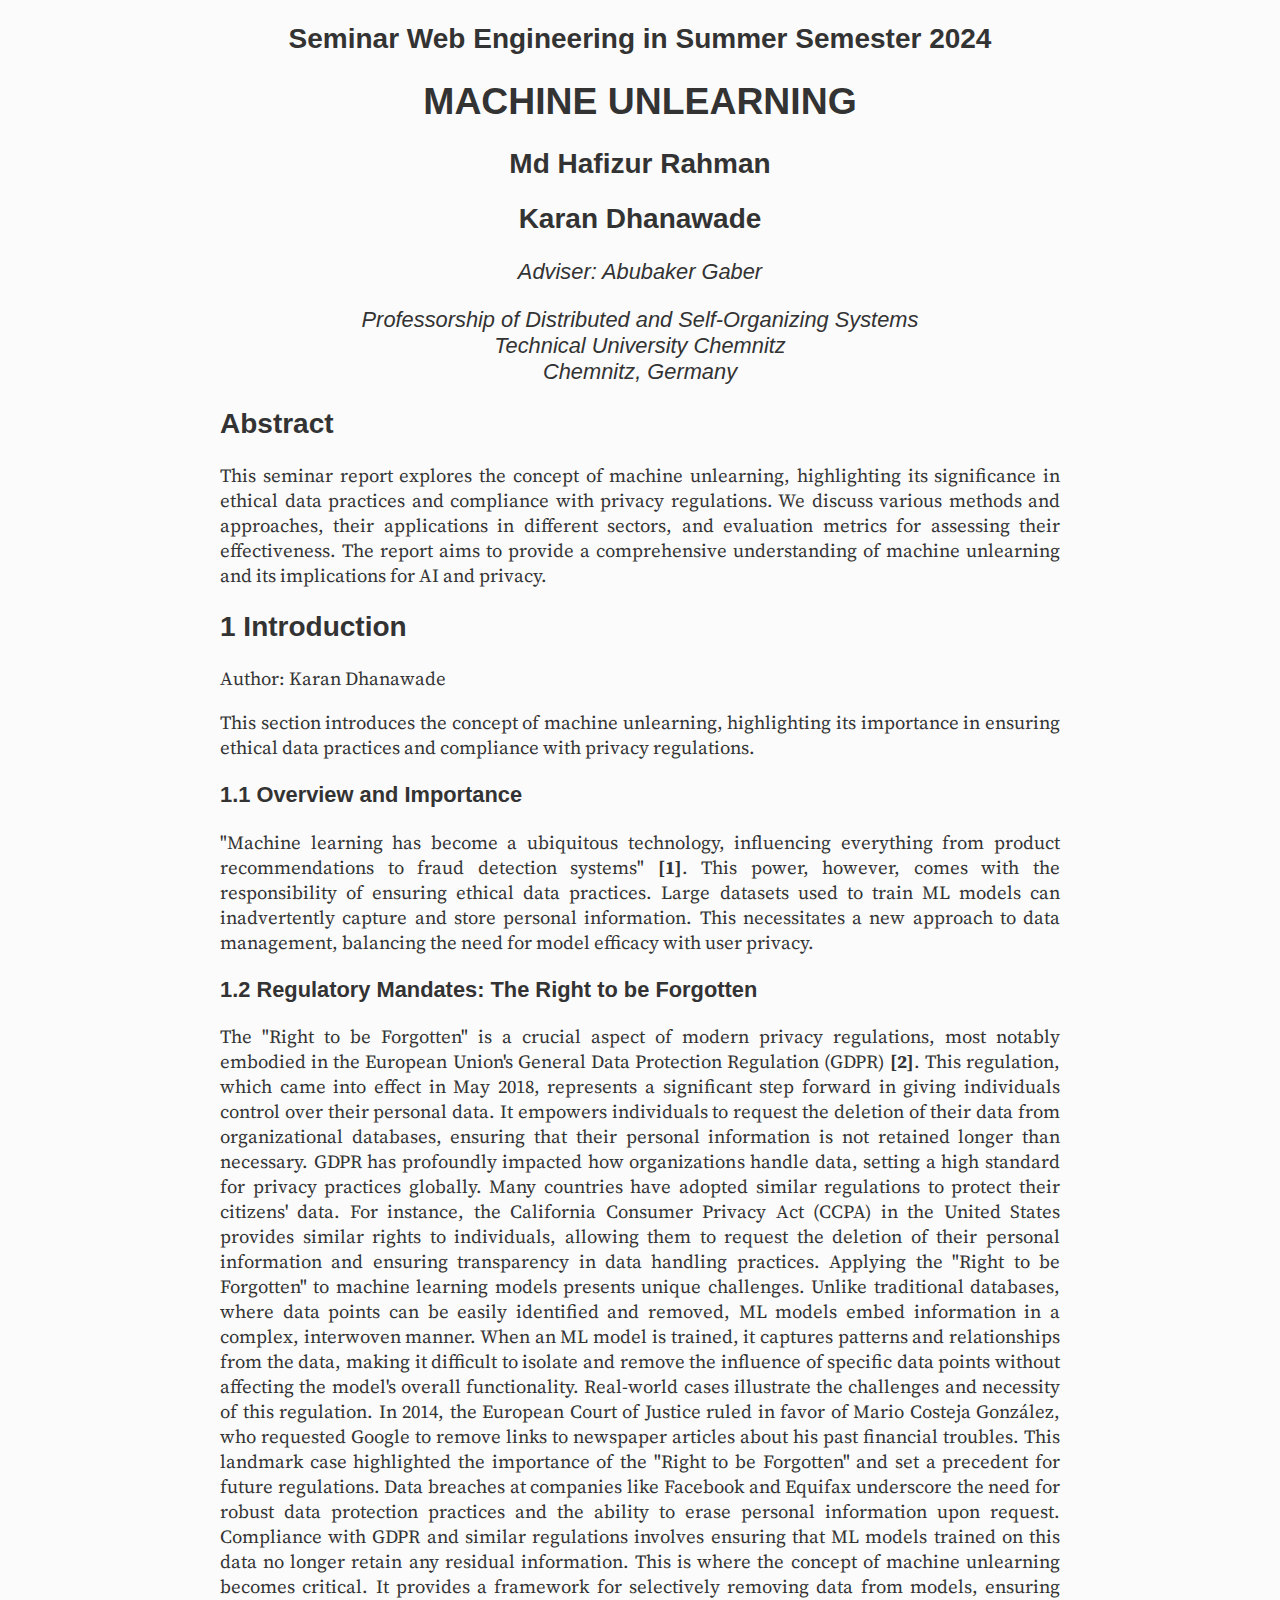
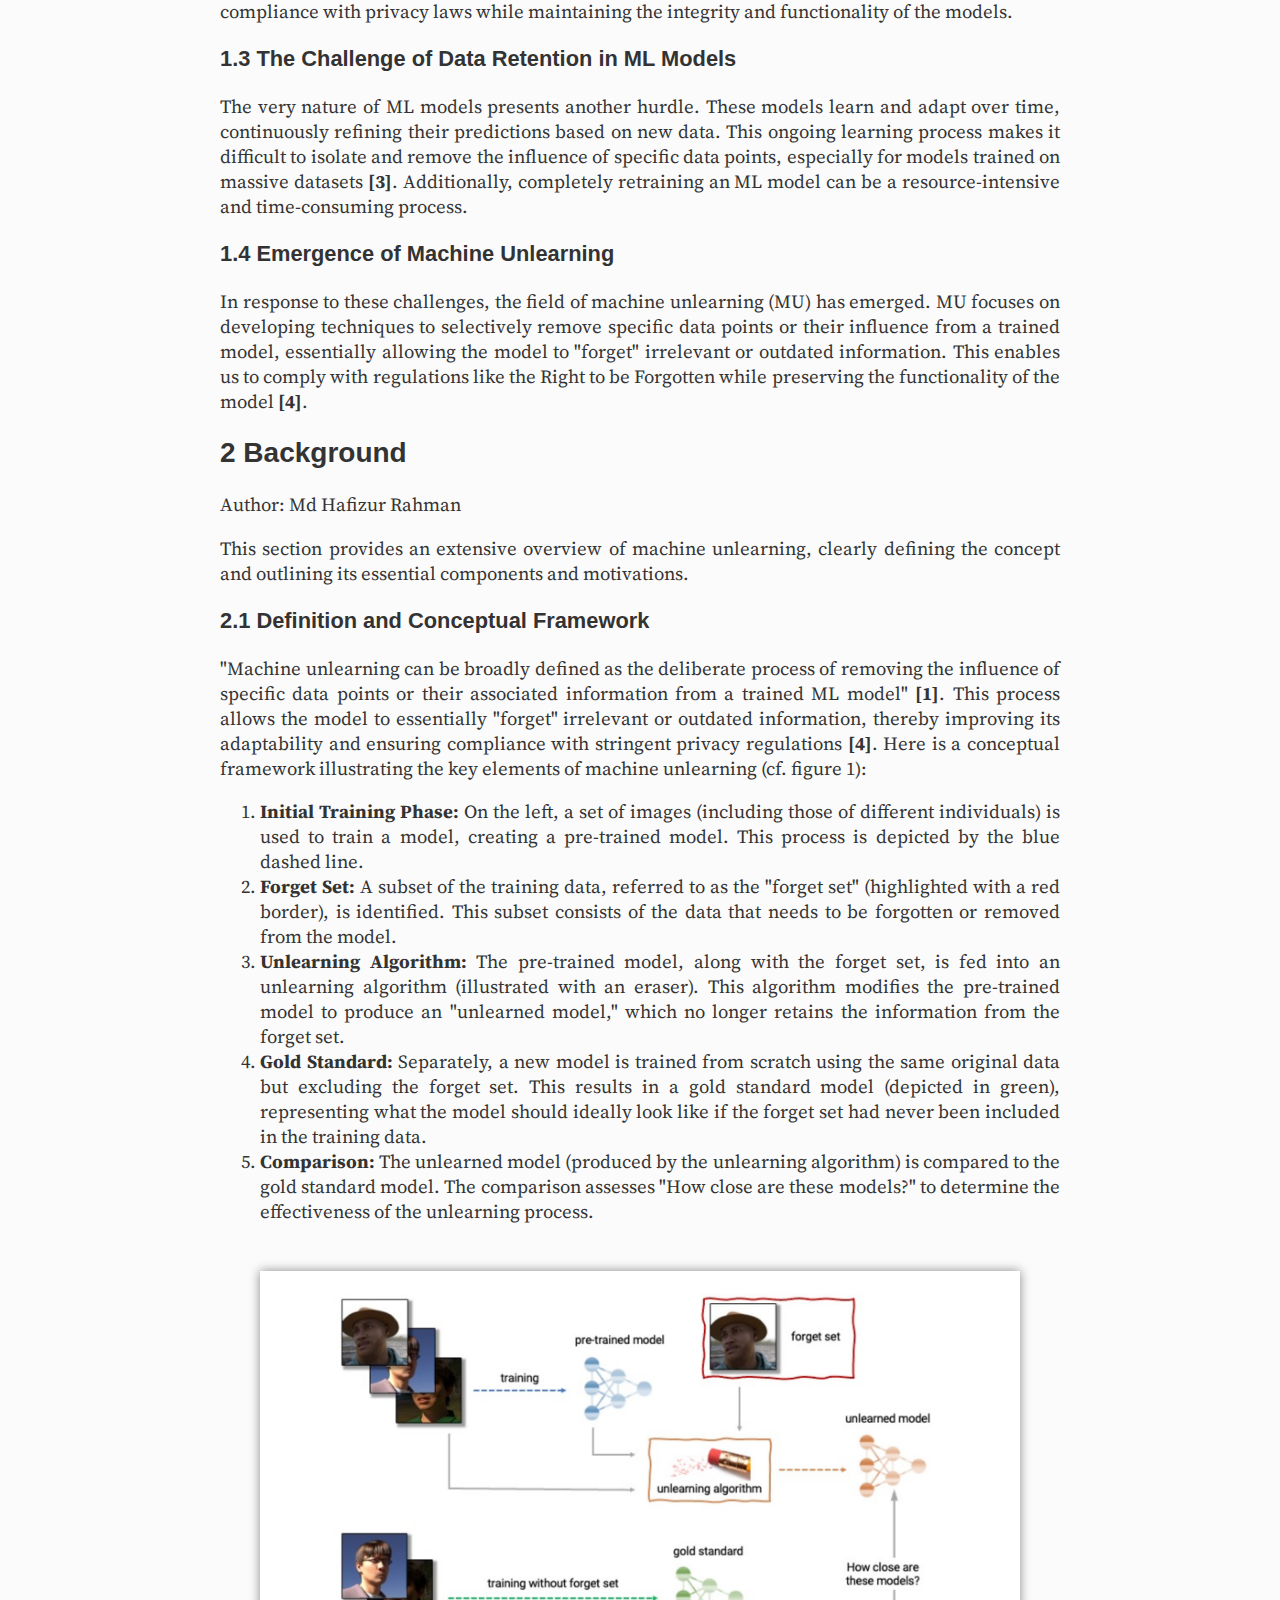
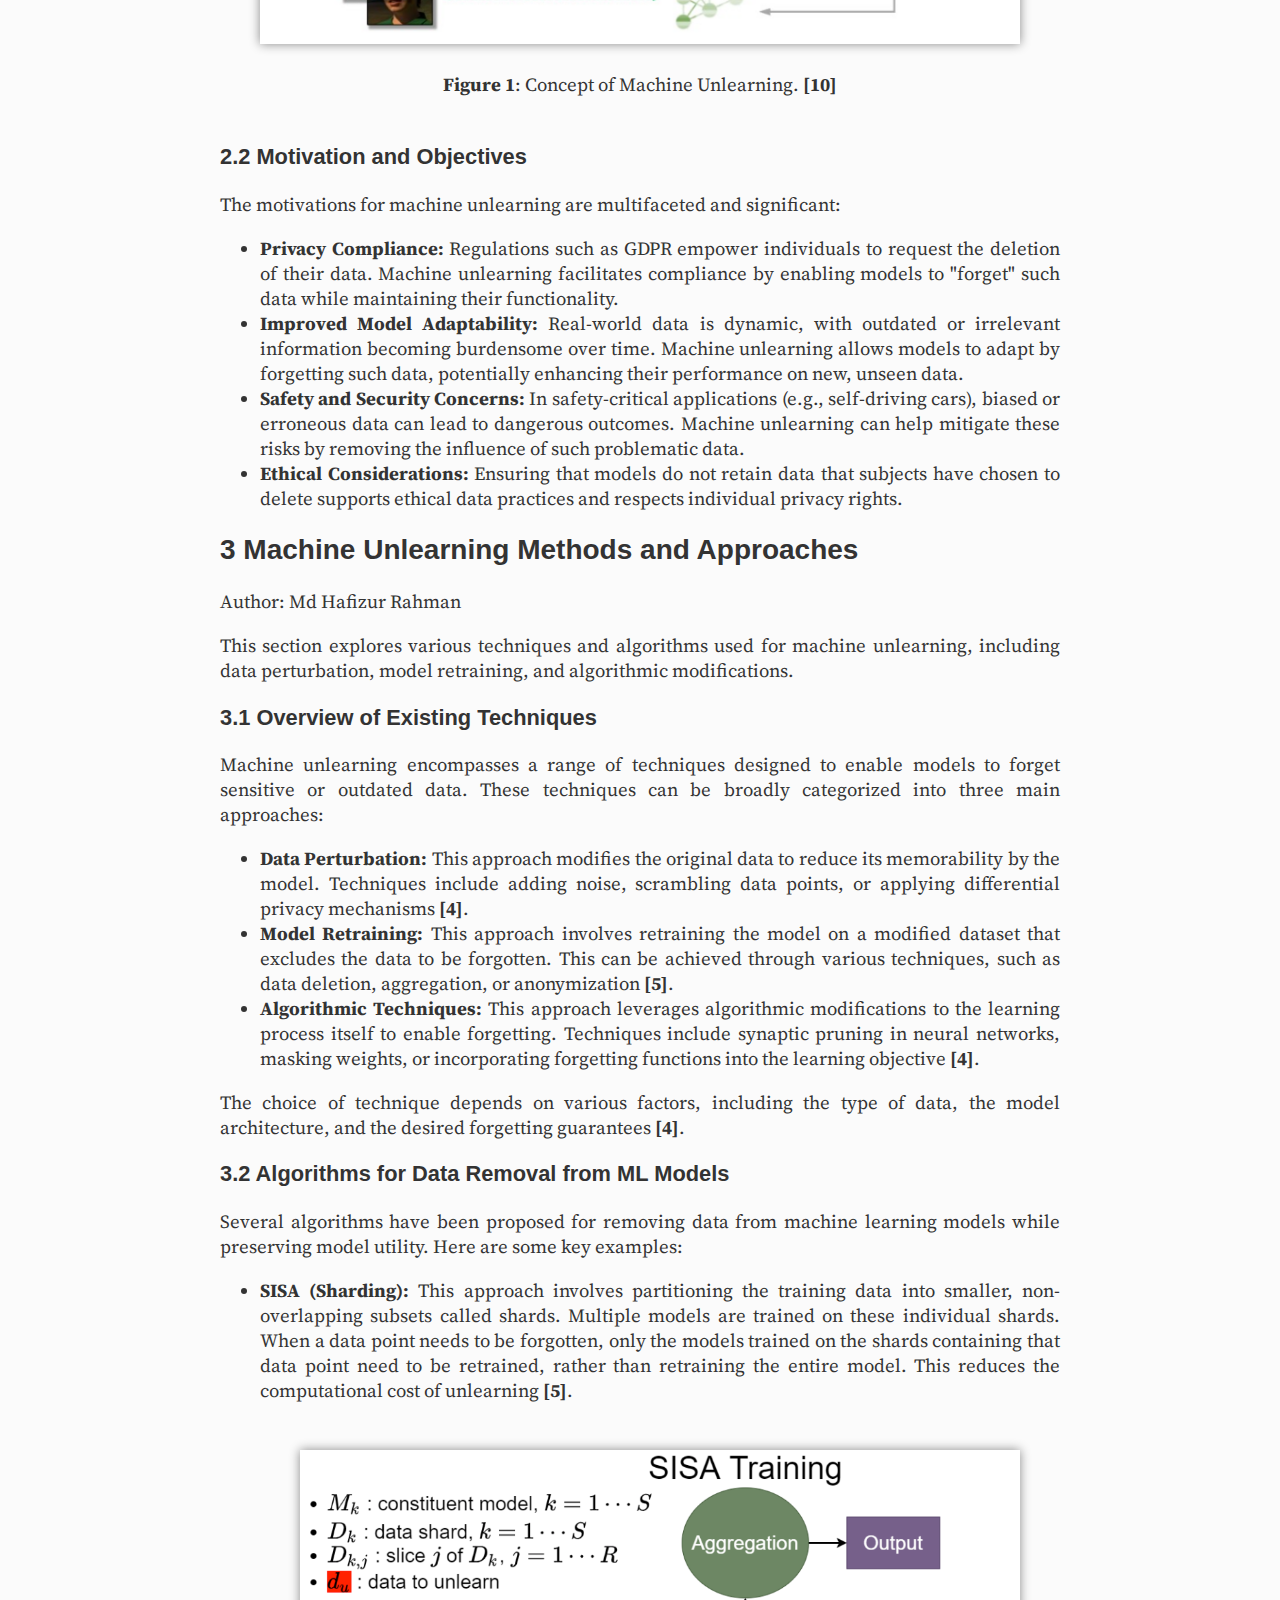
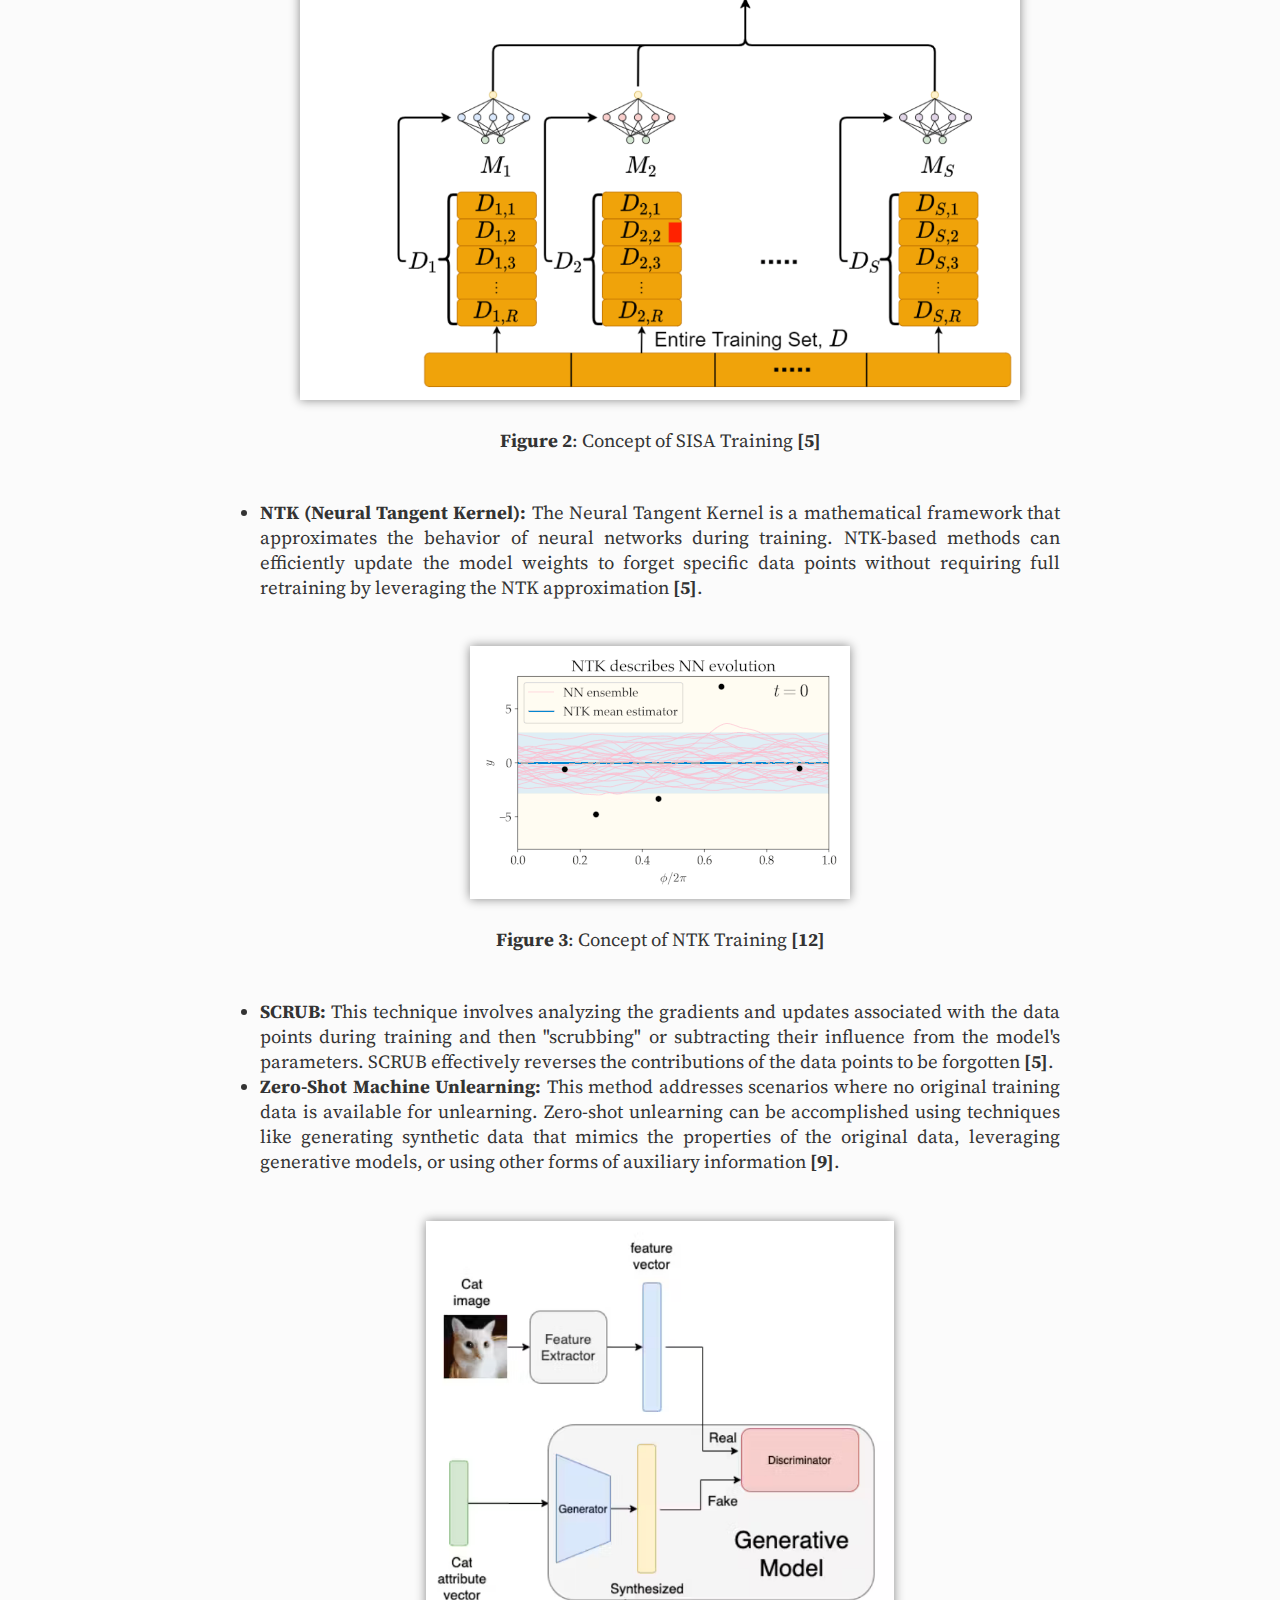
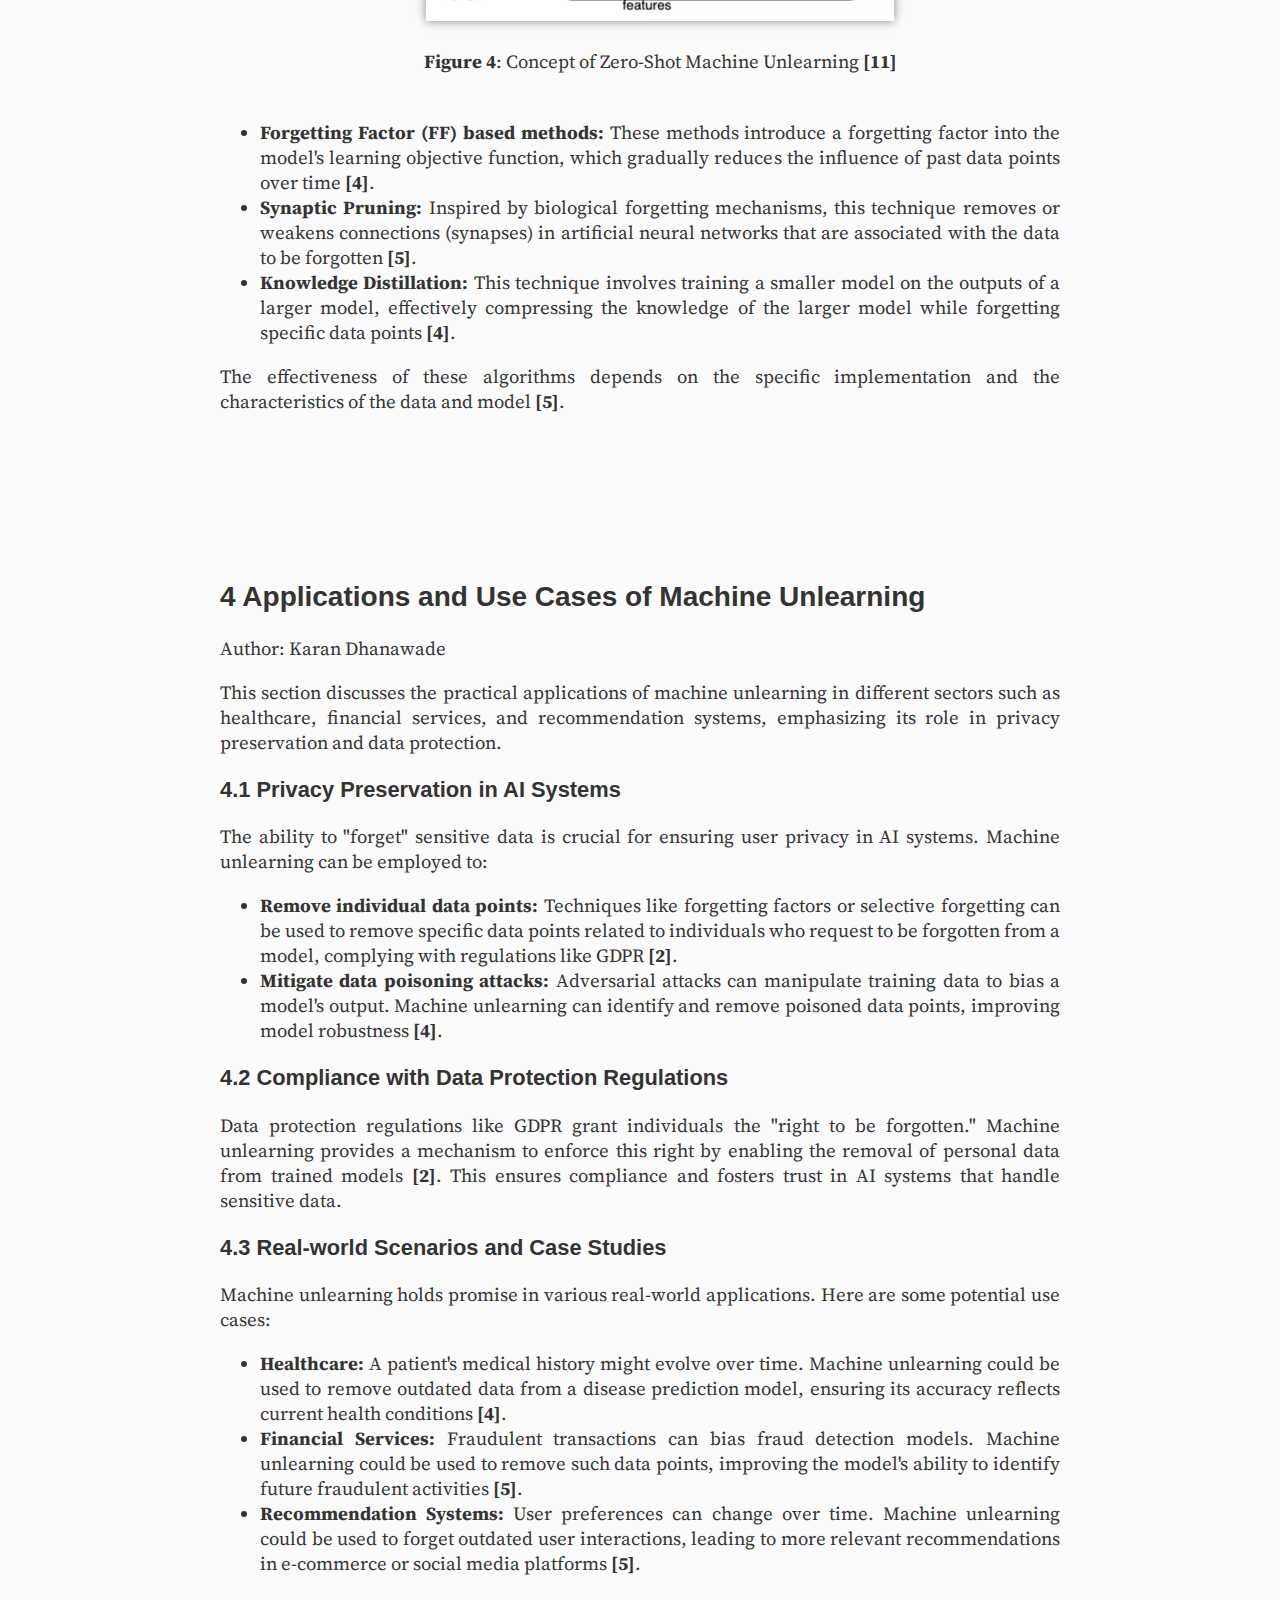
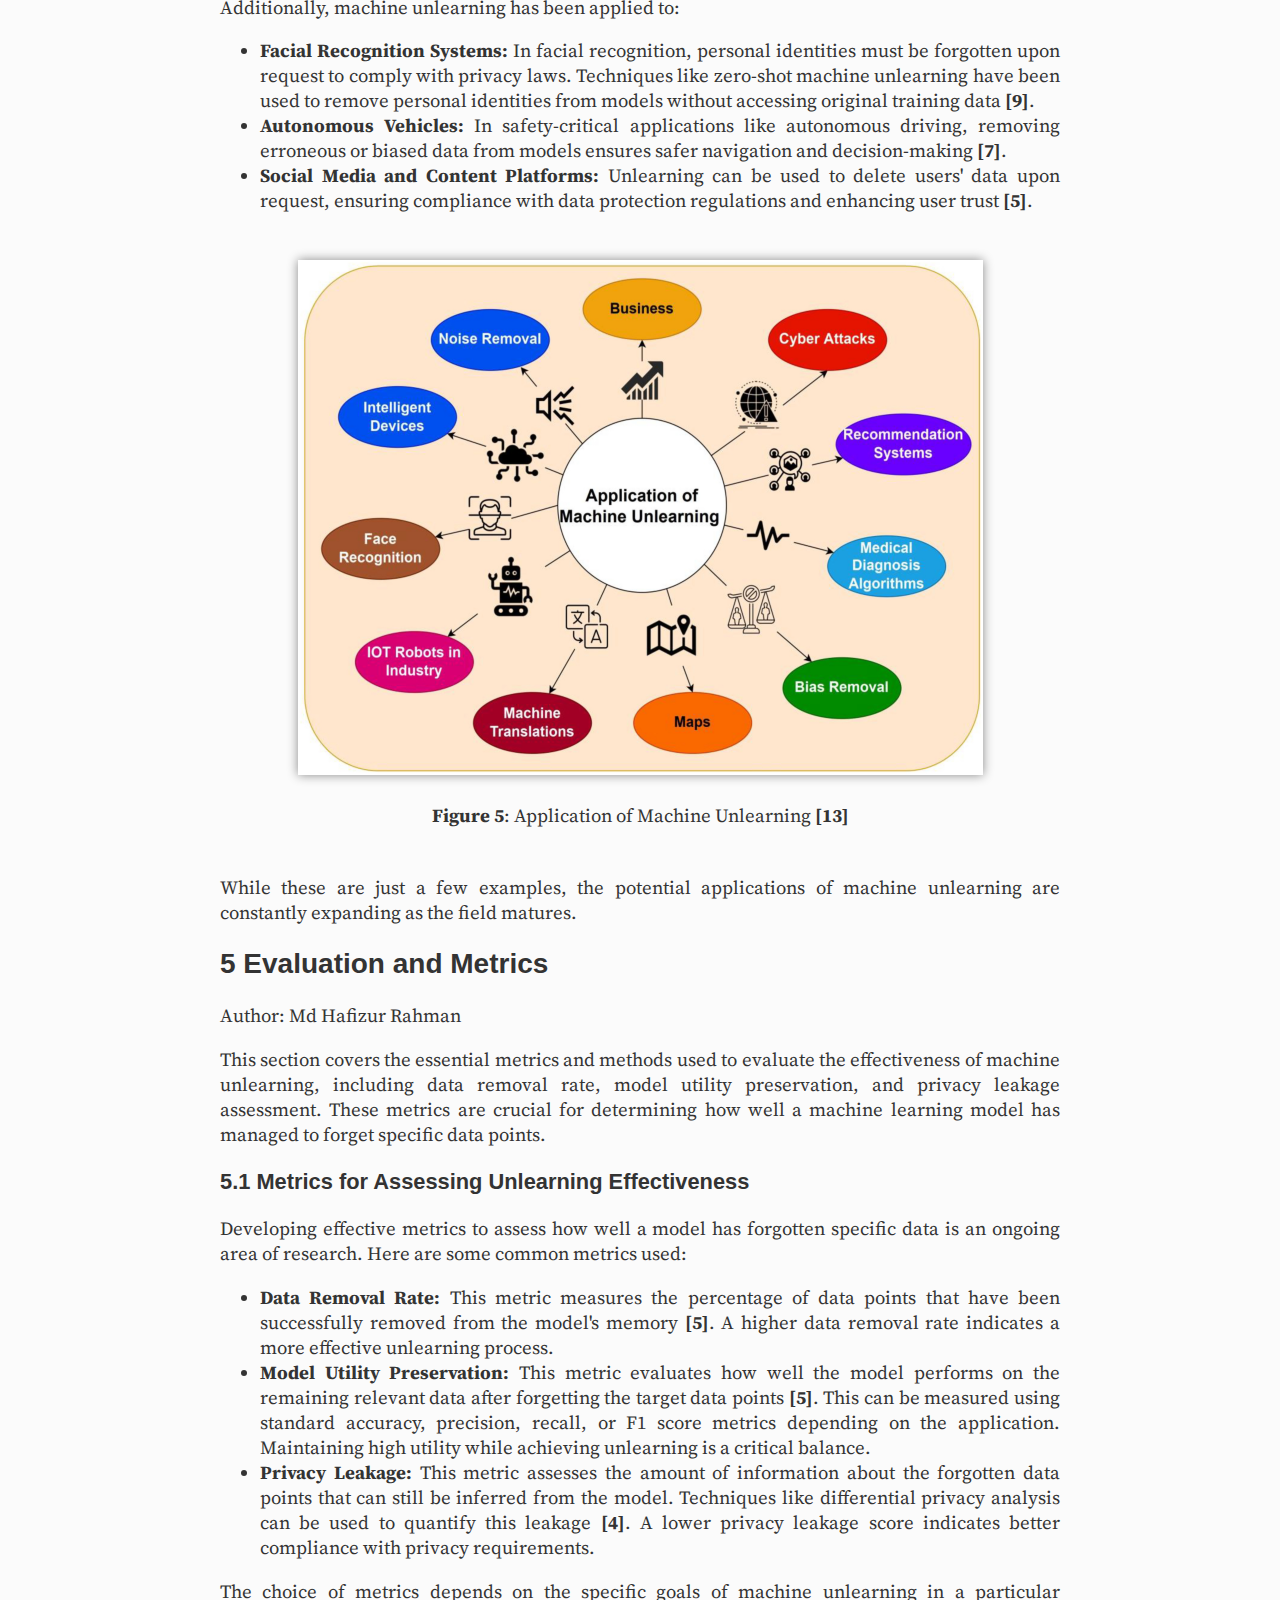
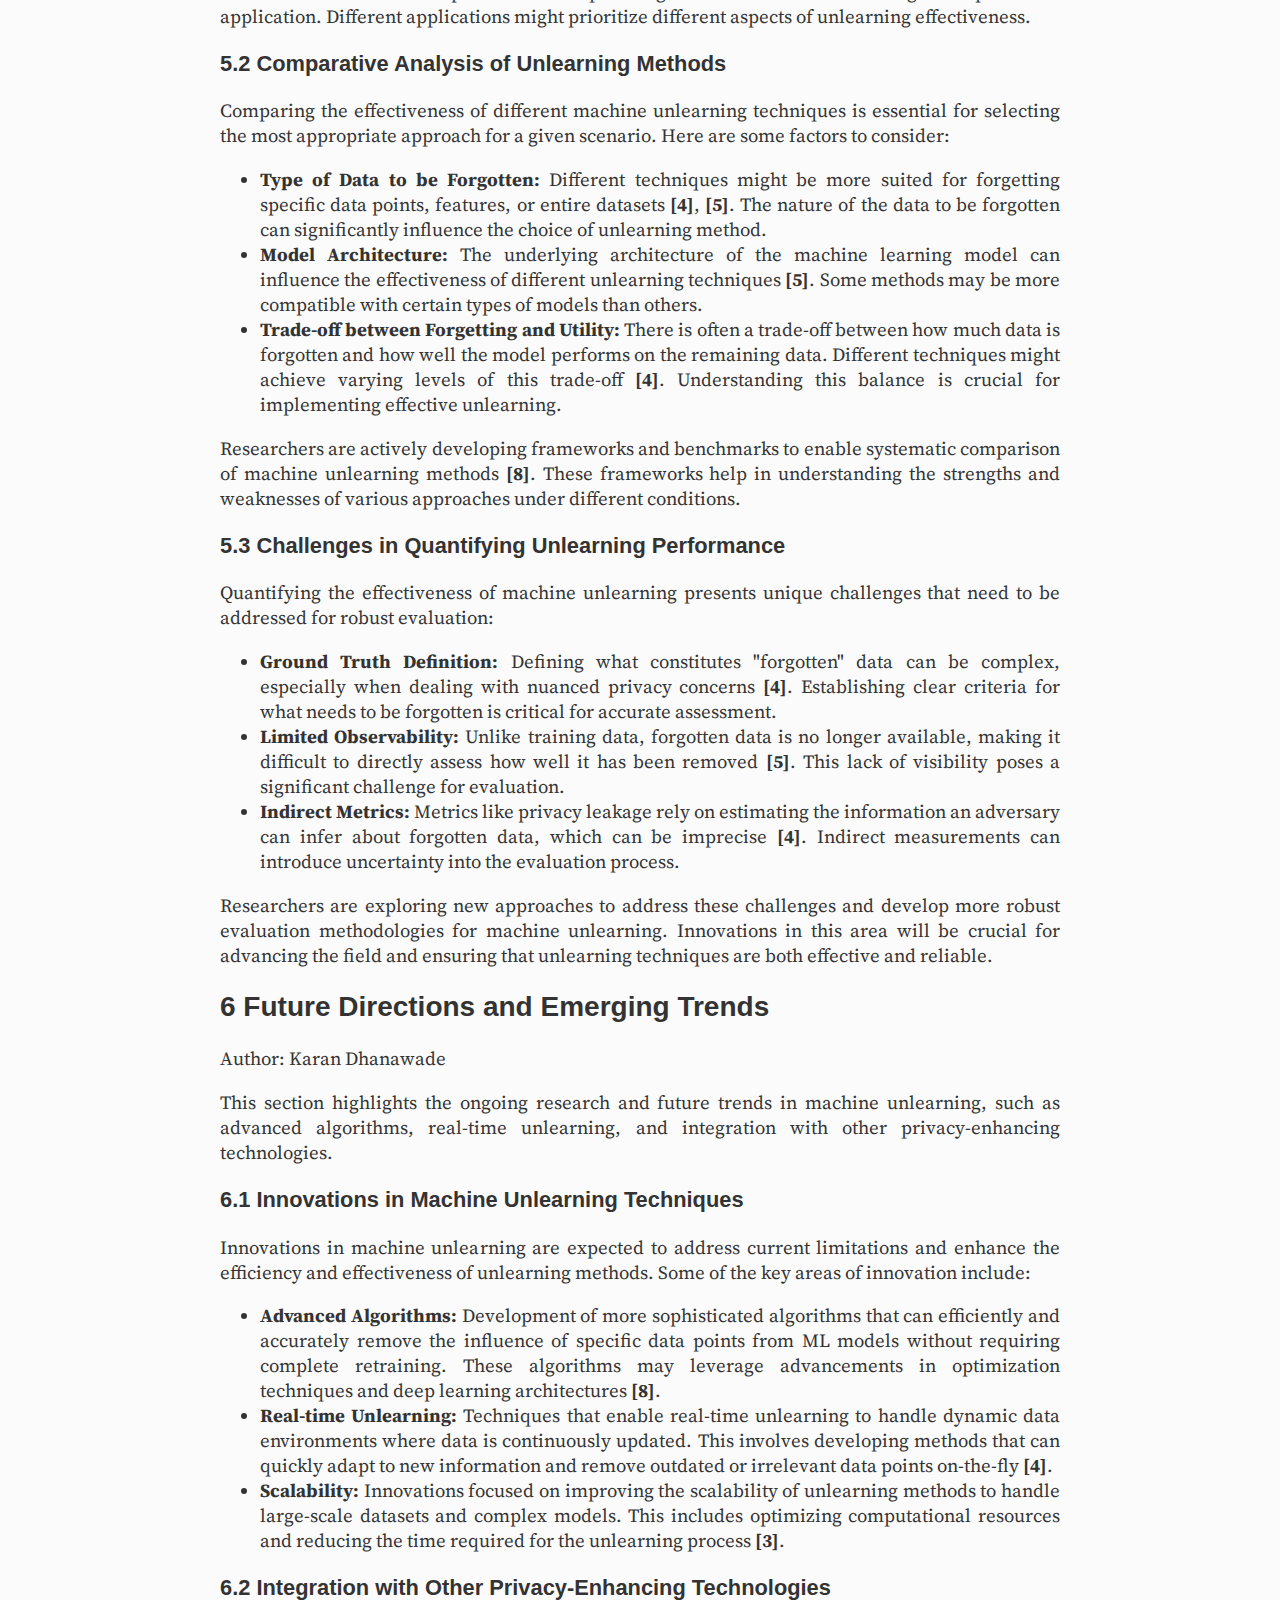
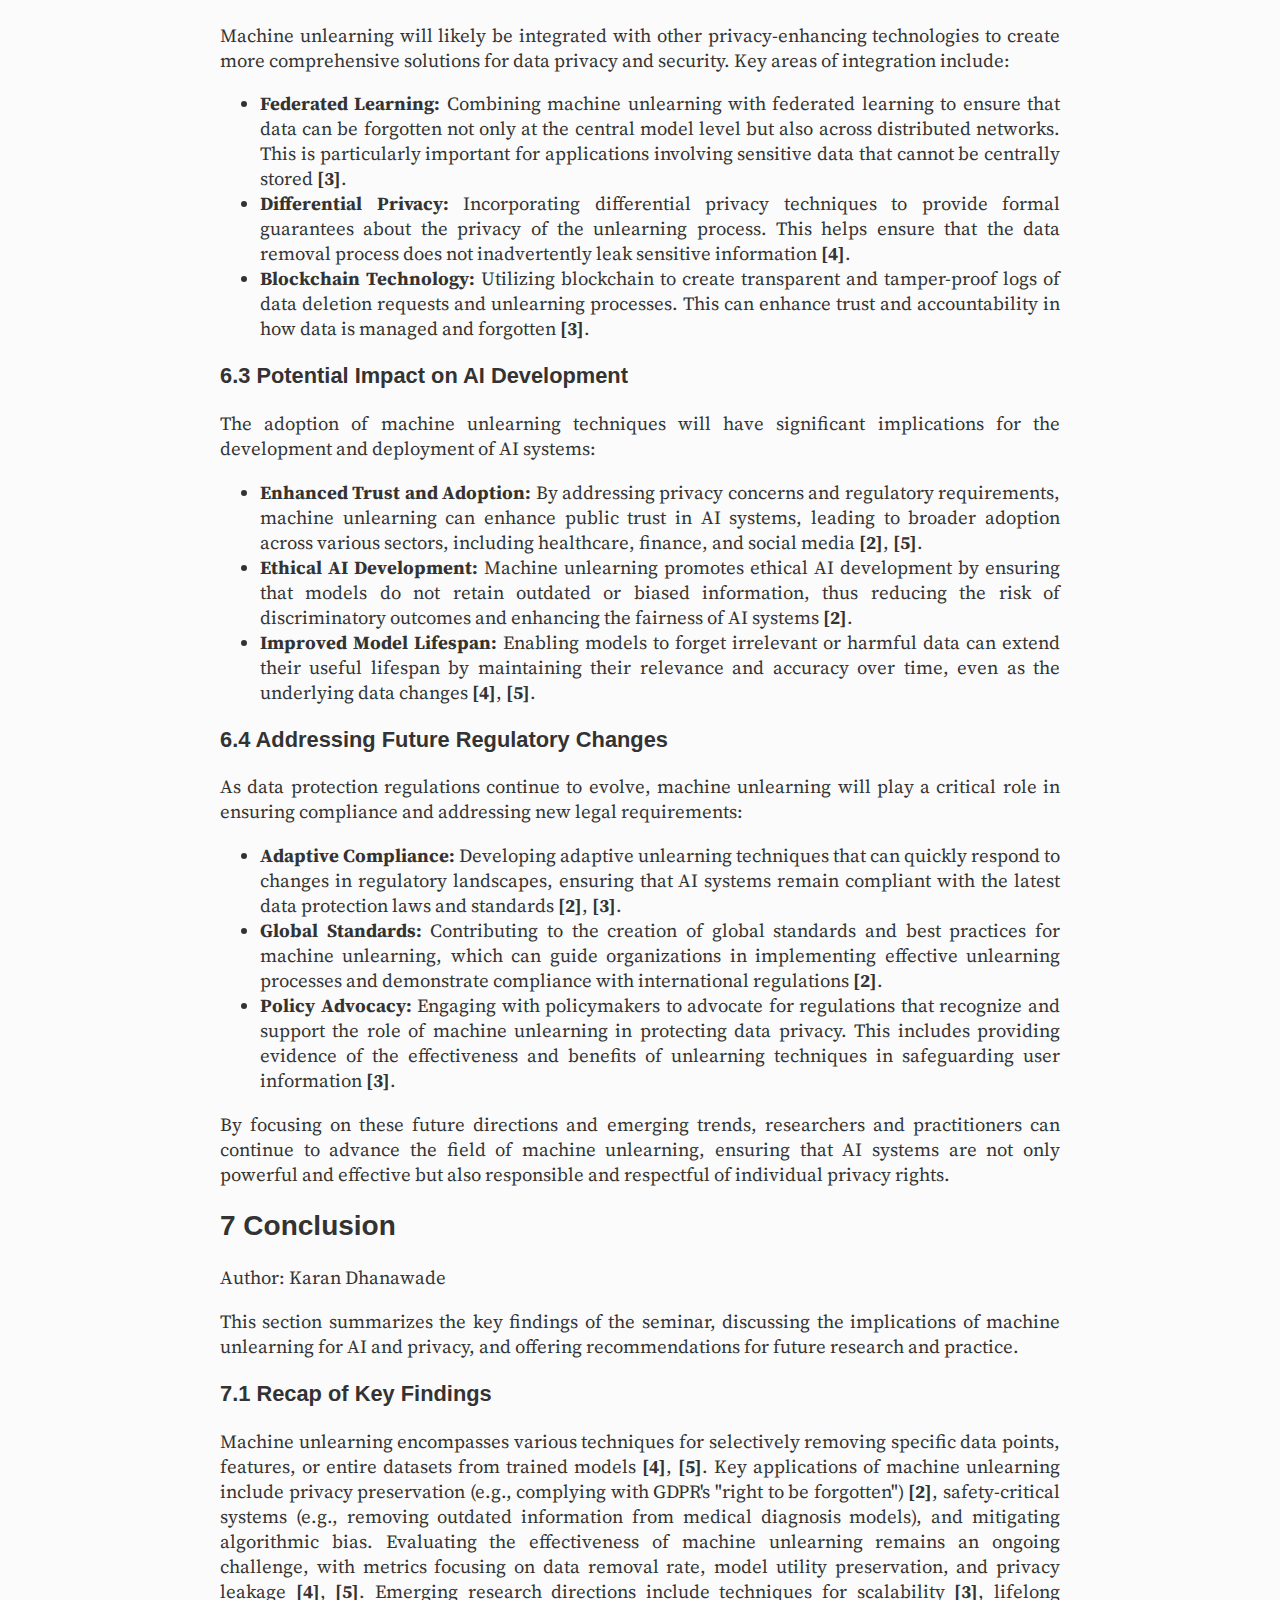
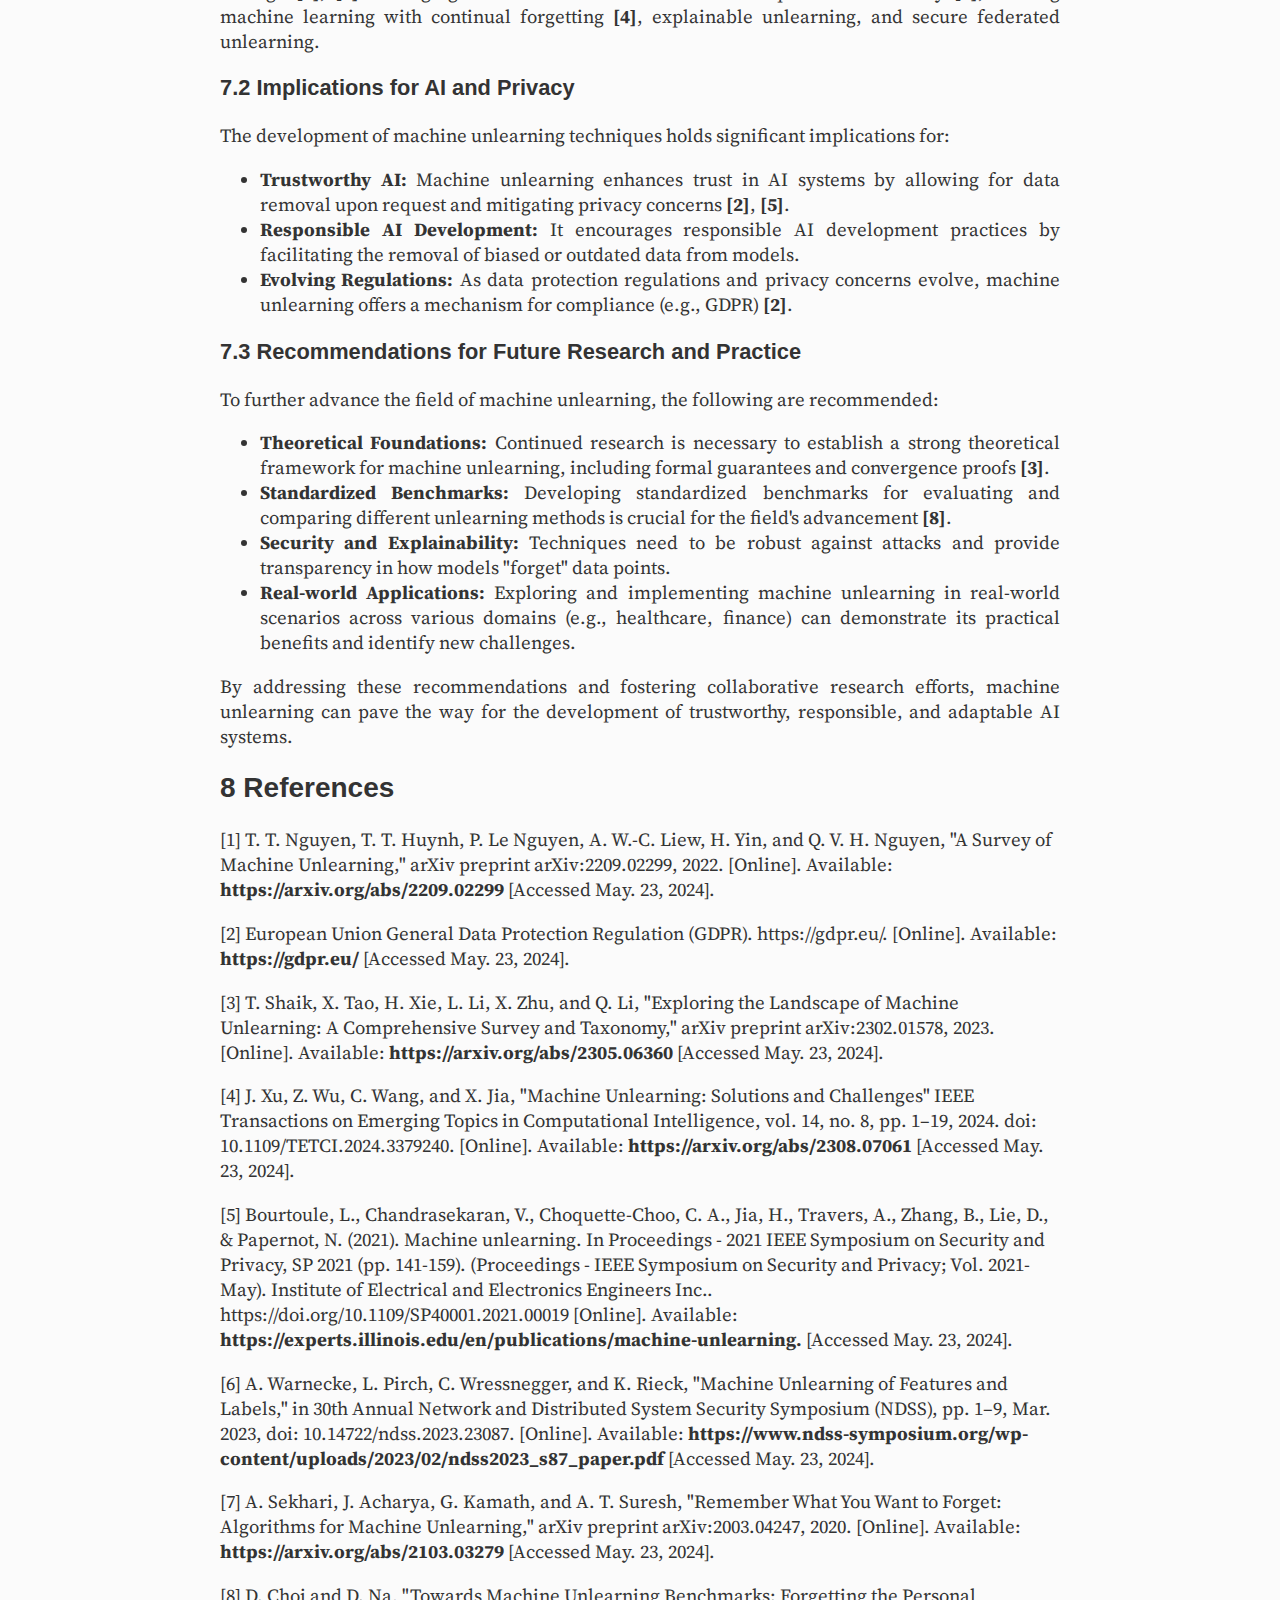
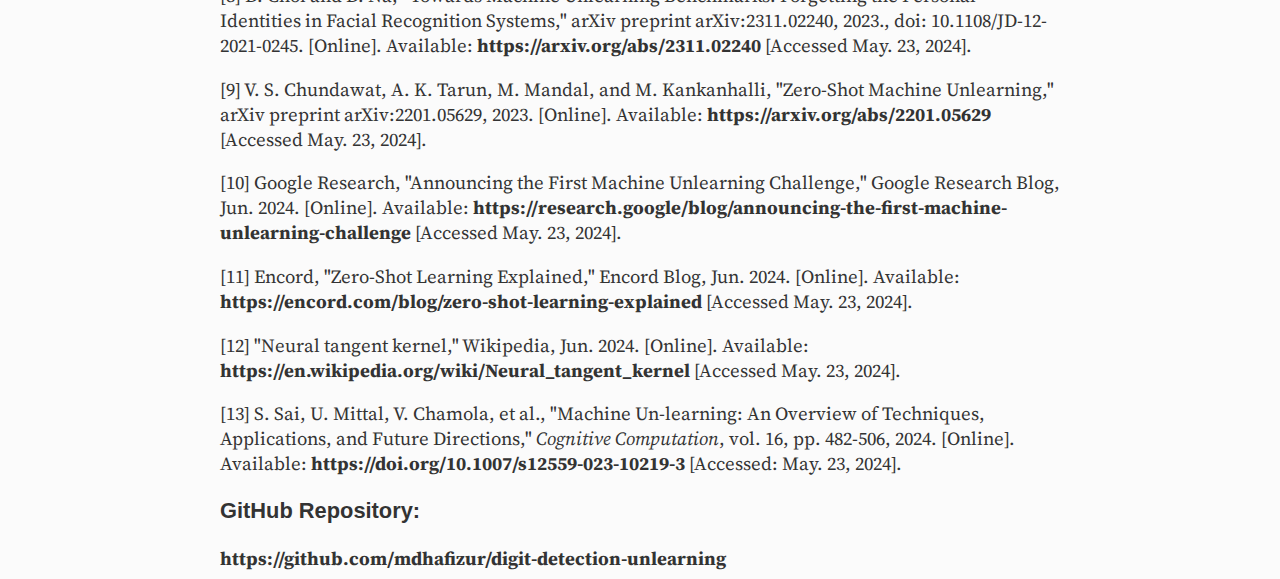
<file: 138_Machine_Unlearning/index.html>
<!DOCTYPE html>
<html lang="en">

<head>
  <title>
    Seminar Web Engineering in Summer Semester 2024 - MACHINE UNLEARNING
  </title>
  <link rel="stylesheet" type="text/css" href="main.css" />
  <link href="https://fonts.googleapis.com/css?family=Source+Serif+Pro:400,600,700" rel="stylesheet" type="text/css" />
  <link href="https://fonts.googleapis.com/css?family=Inconsolata:400,700" rel="stylesheet" type="text/css" />
  <meta http-equiv="Content-Type" content="text/html; charset=UTF-8" />
</head>

<body>
  <header>
    <h2>Seminar Web Engineering in Summer Semester 2024</h2>
    <h1>MACHINE UNLEARNING</h1>
    <h2 class="author1">Md Hafizur Rahman</h2>
    <h2 class="author2">Karan Dhanawade</h2>
    <h3 class="adviser">Adviser: Abubaker Gaber</h3>
    <h3 class="affiliation">
      Professorship of Distributed and Self-Organizing Systems<br />
      Technical University Chemnitz<br />
      Chemnitz, Germany
    </h3>
  </header>

  <section>
    <h2>Abstract</h2>
    <p>
      This seminar report explores the concept of machine unlearning, highlighting its significance in ethical data
      practices and compliance with privacy regulations. We discuss various methods and approaches, their applications
      in different sectors, and evaluation metrics for assessing their effectiveness. The report aims to provide a
      comprehensive understanding of machine unlearning and its implications for AI and privacy.
    </p>
  </section>

  <section>
    <h2>1 Introduction</h2>
    <p>
      Author: Karan Dhanawade
    </p>

    <p>
      This section introduces the concept of machine unlearning, highlighting its importance in ensuring ethical data
      practices and compliance with privacy regulations.
    </p>
    <h3>1.1 Overview and Importance</h3>

    <p>
      "Machine learning has become a ubiquitous technology, influencing everything from product recommendations to fraud
      detection systems" <a href="#r1">[1]</a>. This power, however, comes with the responsibility of ensuring ethical
      data practices. Large datasets used to train ML models can inadvertently capture and store personal information.
      This necessitates a new approach to data management, balancing the need for model efficacy with user privacy.
    </p>

    <h3>1.2 Regulatory Mandates: The Right to be Forgotten</h3>

    <p>
      The "Right to be Forgotten" is a crucial aspect of modern privacy regulations, most notably embodied in the
      European Union's General Data Protection Regulation (GDPR) <a href="#r2">[2]</a>. This regulation, which came into
      effect in May 2018, represents a significant step forward in giving individuals control over their personal data.
      It empowers individuals to request the deletion of their data from organizational databases, ensuring that their
      personal information is not retained longer than necessary. GDPR has profoundly impacted how organizations handle
      data, setting a high standard for privacy practices globally. Many countries have adopted similar regulations to
      protect their citizens' data. For instance, the California Consumer Privacy Act (CCPA) in the United States
      provides similar rights to individuals, allowing them to request the deletion of their personal information and
      ensuring transparency in data handling practices. Applying the "Right to be Forgotten" to machine learning models
      presents unique challenges. Unlike traditional databases, where data points can be easily identified and removed,
      ML models embed information in a complex, interwoven manner. When an ML model is trained, it captures patterns and
      relationships from the data, making it difficult to isolate and remove the influence of specific data points
      without affecting the model's overall functionality. Real-world cases illustrate the challenges and necessity of
      this regulation. In 2014, the European Court of Justice ruled in favor of Mario Costeja González, who requested
      Google to remove links to newspaper articles about his past financial troubles. This landmark case highlighted the
      importance of the "Right to be Forgotten" and set a precedent for future regulations. Data breaches at companies
      like Facebook and Equifax underscore the need for robust data protection practices and the ability to erase
      personal information upon request. Compliance with GDPR and similar regulations involves ensuring that ML models
      trained on this data no longer retain any residual information. This is where the concept of machine unlearning
      becomes critical. It provides a framework for selectively removing data from models, ensuring compliance with
      privacy laws while maintaining the integrity and functionality of the models.
    </p>

    <h3>1.3 The Challenge of Data Retention in ML Models</h3>

    <p>
      The very nature of ML models presents another hurdle. These models learn and adapt over time, continuously
      refining their predictions based on new data. This ongoing learning process makes it difficult to isolate and
      remove the influence of specific data points, especially for models trained on massive datasets <a
        href="#r3">[3]</a>. Additionally, completely retraining an ML model can be a resource-intensive and
      time-consuming process.
    </p>

    <h3>1.4 Emergence of Machine Unlearning</h3>

    <p>
      In response to these challenges, the field of machine unlearning (MU) has emerged. MU focuses on developing
      techniques to selectively remove specific data points or their influence from a trained model, essentially
      allowing the model to "forget" irrelevant or outdated information. This enables us to comply with regulations like
      the Right to be Forgotten while preserving the functionality of the model <a href="#r4">[4]</a>.
    </p>
  </section>

  <section>
    <h2>2 Background</h2>
    <p>Author: Md Hafizur Rahman</p>
    <p>This section provides an extensive overview of machine unlearning, clearly defining the concept and outlining its
      essential components and motivations.</p>
    <h3>2.1 Definition and Conceptual Framework</h3>
    <p>
      "Machine unlearning can be broadly defined as the deliberate process of removing the influence of specific data
      points or their associated information from a trained ML model" <a href="#r1">[1]</a>. This process allows the
      model to essentially "forget" irrelevant or outdated information, thereby improving its adaptability and ensuring
      compliance with stringent privacy regulations <a href="#r4">[4]</a>. Here is a conceptual framework illustrating
      the key elements of machine unlearning (cf. figure 1):
    </p>
    <ol>
      <li>
        <strong>Initial Training Phase:</strong> On the left, a set of images (including those of different individuals)
        is used to train a model, creating a pre-trained model. This process is depicted by the blue dashed line.
      </li>
      <li>
        <strong>Forget Set:</strong> A subset of the training data, referred to as the "forget set" (highlighted with a
        red border), is identified. This subset consists of the data that needs to be forgotten or removed from the
        model.
      </li>
      <li>
        <strong>Unlearning Algorithm:</strong> The pre-trained model, along with the forget set, is fed into an
        unlearning algorithm (illustrated with an eraser). This algorithm modifies the pre-trained model to produce an
        "unlearned model," which no longer retains the information from the forget set.
      </li>
      <li>
        <strong>Gold Standard:</strong> Separately, a new model is trained from scratch using the same original data but
        excluding the forget set. This results in a gold standard model (depicted in green), representing what the model
        should ideally look like if the forget set had never been included in the training data.
      </li>
      <li>
        <strong>Comparison:</strong> The unlearned model (produced by the unlearning algorithm) is compared to the gold
        standard model. The comparison assesses "How close are these models?" to determine the effectiveness of the
        unlearning process.
      </li>
    </ol>
    <figure>
      <img src="figure1.png" alt="Concept of Machine Unlearning" id="figure1" />
      <figcaption>
        <strong>Figure 1</strong>: Concept of Machine Unlearning. <a href="#r10">[10]</a>
      </figcaption>
    </figure>
    <h3>2.2 Motivation and Objectives</h3>
    <p>The motivations for machine unlearning are multifaceted and significant:</p>
    <ul>
      <li>
        <strong>Privacy Compliance:</strong> Regulations such as GDPR empower individuals to request the deletion of
        their data. Machine unlearning facilitates compliance by enabling models to "forget" such data while maintaining
        their functionality.
      </li>
      <li>
        <strong>Improved Model Adaptability:</strong> Real-world data is dynamic, with outdated or irrelevant
        information becoming burdensome over time. Machine unlearning allows models to adapt by forgetting such data,
        potentially enhancing their performance on new, unseen data.
      </li>
      <li>
        <strong>Safety and Security Concerns:</strong> In safety-critical applications (e.g., self-driving cars), biased
        or erroneous data can lead to dangerous outcomes. Machine unlearning can help mitigate these risks by removing
        the influence of such problematic data.
      </li>
      <li>
        <strong>Ethical Considerations:</strong> Ensuring that models do not retain data that subjects have chosen to
        delete supports ethical data practices and respects individual privacy rights.
      </li>
    </ul>
  </section>

  <section>
    <h2>3 Machine Unlearning Methods and Approaches</h2>
    <p>
      Author: Md Hafizur Rahman
    </p>

    <p>
      This section explores various techniques and algorithms used for machine unlearning, including data perturbation,
      model retraining, and algorithmic modifications.
    </p>

    <h3>3.1 Overview of Existing Techniques</h3>

    <p>
      Machine unlearning encompasses a range of techniques designed to enable models to forget sensitive or outdated
      data. These techniques can be broadly categorized into three main approaches:
    </p>
    <ul>
      <li>
        <strong>Data Perturbation:</strong> This approach modifies the original data to reduce its memorability by the
        model. Techniques include adding noise, scrambling data points, or applying differential privacy mechanisms <a
          href="#r4">[4]</a>.
      </li>
      <li>
        <strong>Model Retraining:</strong> This approach involves retraining the model on a modified dataset that
        excludes the data to be forgotten. This can be achieved through various techniques, such as data deletion,
        aggregation, or anonymization <a href="#r5">[5]</a>.
      </li>
      <li>
        <strong>Algorithmic Techniques:</strong> This approach leverages algorithmic modifications to the learning
        process itself to enable forgetting. Techniques include synaptic pruning in neural networks, masking weights, or
        incorporating forgetting functions into the learning objective <a href="#r4">[4]</a>.
      </li>
    </ul>
    <p>
      The choice of technique depends on various factors, including the type of data, the model architecture, and the
      desired forgetting guarantees <a href="#r4">[4]</a>.
    </p>

    <h3>3.2 Algorithms for Data Removal from ML Models</h3>

    <p>
      Several algorithms have been proposed for removing data from machine learning models while preserving model
      utility. Here are some key examples:
    </p>
    <ul>
      <li>
        <strong>SISA (Sharding):</strong> This approach involves partitioning the training data into smaller,
        non-overlapping subsets called shards. Multiple models are trained on these individual shards. When a data point
        needs to be forgotten, only the models trained on the shards containing that data point need to be retrained,
        rather than retraining the entire model. This reduces the computational cost of unlearning <a
          href="#r5">[5]</a>.
      </li>
      <figure>
        <img src="sisa.png" alt="Concept of SISA Training" id="figure2" />
        <figcaption>
          <strong>Figure 2</strong>: Concept of SISA Training <a href="#r5">[5]</a>
        </figcaption>
      </figure>
      <li>
        <strong>NTK (Neural Tangent Kernel):</strong> The Neural Tangent Kernel is a mathematical framework that
        approximates the behavior of neural networks during training. NTK-based methods can efficiently update the model
        weights to forget specific data points without requiring full retraining by leveraging the NTK approximation <a
          href="#r5">[5]</a>.
      </li>
      <figure>
        <img src="ntk.png" alt="Concept of NTK Training" id="figure3" />
        <figcaption>
          <strong>Figure 3</strong>: Concept of NTK Training <a href="#r12">[12]</a>
        </figcaption>
      </figure>
      <li>
        <strong>SCRUB:</strong> This technique involves analyzing the gradients and updates associated with the data
        points during training and then "scrubbing" or subtracting their influence from the model's parameters. SCRUB
        effectively reverses the contributions of the data points to be forgotten <a href="#r5">[5]</a>.
      </li>
      <li>
        <strong>Zero-Shot Machine Unlearning:</strong> This method addresses scenarios where no original training data
        is available for unlearning. Zero-shot unlearning can be accomplished using techniques like generating synthetic
        data that mimics the properties of the original data, leveraging generative models, or using other forms of
        auxiliary information <a href="#r9">[9]</a>.
      </li>
      <figure>
        <img src="zero-shot.png" height="400" alt="Concept of Zero-Shot Machine Unlearning" id="figure4" />
        <figcaption>
          <strong>Figure 4</strong>: Concept of Zero-Shot Machine Unlearning <a href="#r11">[11]</a>
        </figcaption>
      </figure>
      <li>
        <strong>Forgetting Factor (FF) based methods:</strong> These methods introduce a forgetting factor into the
        model's learning objective function, which gradually reduces the influence of past data points over time <a
          href="#r4">[4]</a>.
      </li>
      <li>
        <strong>Synaptic Pruning:</strong> Inspired by biological forgetting mechanisms, this technique removes or
        weakens connections (synapses) in artificial neural networks that are associated with the data to be forgotten
        <a href="#r5">[5]</a>.
      </li>
      <li>
        <strong>Knowledge Distillation:</strong> This technique involves training a smaller model on the outputs of a
        larger model, effectively compressing the knowledge of the larger model while forgetting specific data points <a
          href="#r4">[4]</a>.
      </li>
    </ul>
    <p>
      The effectiveness of these algorithms depends on the specific implementation and the characteristics of the data
      and model <a href="#r5">[5]</a>.
    </p>
  </section>
  <br>
  <br>
  <br>
  <br>
  <br>
  <section>
    <h2>4 Applications and Use Cases of Machine Unlearning</h2>
    <p>
      Author: Karan Dhanawade
    </p>
    <p>
      This section discusses the practical applications of machine unlearning in different sectors such as healthcare,
      financial services, and recommendation systems, emphasizing its role in privacy preservation and data protection.
    </p>

    <h3>4.1 Privacy Preservation in AI Systems</h3>

    <p>
      The ability to "forget" sensitive data is crucial for ensuring user privacy in AI systems. Machine unlearning can
      be employed to:
    </p>
    <ul>
      <li>
        <strong>Remove individual data points:</strong> Techniques like forgetting factors or selective forgetting can
        be used to remove specific data points related to individuals who request to be forgotten from a model,
        complying with regulations like GDPR <a href="#r2">[2]</a>.
      </li>
      <li>
        <strong>Mitigate data poisoning attacks:</strong> Adversarial attacks can manipulate training data to bias a
        model's output. Machine unlearning can identify and remove poisoned data points, improving model robustness <a
          href="#r4">[4]</a>.
      </li>
    </ul>

    <h3>4.2 Compliance with Data Protection Regulations</h3>

    <p>
      Data protection regulations like GDPR grant individuals the "right to be forgotten." Machine unlearning provides a
      mechanism to enforce this right by enabling the removal of personal data from trained models <a
        href="#r2">[2]</a>. This ensures compliance and fosters trust in AI systems that handle sensitive data.
    </p>

    <h3>4.3 Real-world Scenarios and Case Studies</h3>

    <p>
      Machine unlearning holds promise in various real-world applications. Here are some potential use cases:
    </p>
    <ul>
      <li>
        <strong>Healthcare:</strong> A patient's medical history might evolve over time. Machine unlearning could be
        used to remove outdated data from a disease prediction model, ensuring its accuracy reflects current health
        conditions <a href="#r4">[4]</a>.
      </li>
      <li>
        <strong>Financial Services:</strong> Fraudulent transactions can bias fraud detection models. Machine unlearning
        could be used to remove such data points, improving the model's ability to identify future fraudulent activities
        <a href="#r5">[5]</a>.
      </li>
      <li>
        <strong>Recommendation Systems:</strong> User preferences can change over time. Machine unlearning could be used
        to forget outdated user interactions, leading to more relevant recommendations in e-commerce or social media
        platforms <a href="#r5">[5]</a>.
      </li>
    </ul>

    <p>
      Additionally, machine unlearning has been applied to:
    </p>
    <ul>
      <li>
        <strong>Facial Recognition Systems:</strong> In facial recognition, personal identities must be forgotten upon
        request to comply with privacy laws. Techniques like zero-shot machine unlearning have been used to remove
        personal identities from models without accessing original training data <a href="#r9">[9]</a>.
      </li>
      <li>
        <strong>Autonomous Vehicles:</strong> In safety-critical applications like autonomous driving, removing
        erroneous or biased data from models ensures safer navigation and decision-making <a href="#r7">[7]</a>.
      </li>
      <li>
        <strong>Social Media and Content Platforms:</strong> Unlearning can be used to delete users' data upon request,
        ensuring compliance with data protection regulations and enhancing user trust <a href="#r5">[5]</a>.
      </li>
    </ul>

    <figure>
      <img src="figure5.png" alt="Application of Machine Unlearning." id="figure5" />
      <figcaption>
        <strong>Figure 5</strong>: Application of Machine Unlearning <a href="#r13">[13]</a>
      </figcaption>
    </figure>

    <p>
      While these are just a few examples, the potential applications of machine unlearning are constantly expanding as
      the field matures.
    </p>

  </section>

  <section>
    <h2>5 Evaluation and Metrics</h2>
    <p>Author: Md Hafizur Rahman</p>
    <p>This section covers the essential metrics and methods used to evaluate the effectiveness of machine unlearning,
      including data removal rate, model utility preservation, and privacy leakage assessment. These metrics are crucial
      for determining how well a machine learning model has managed to forget specific data points.</p>
    <h3>5.1 Metrics for Assessing Unlearning Effectiveness</h3>
    <p>Developing effective metrics to assess how well a model has forgotten specific data is an ongoing area of
      research. Here are some common metrics used:</p>
    <ul>
      <li>
        <strong>Data Removal Rate:</strong> This metric measures the percentage of data points that have been
        successfully removed from the model's memory <a href="#r5">[5]</a>. A higher data removal rate indicates a more
        effective unlearning process.
      </li>
      <li>
        <strong>Model Utility Preservation:</strong> This metric evaluates how well the model performs on the remaining
        relevant data after forgetting the target data points <a href="#r5">[5]</a>. This can be measured using standard
        accuracy, precision, recall, or F1 score metrics depending on the application. Maintaining high utility while
        achieving unlearning is a critical balance.
      </li>
      <li>
        <strong>Privacy Leakage:</strong> This metric assesses the amount of information about the forgotten data points
        that can still be inferred from the model. Techniques like differential privacy analysis can be used to quantify
        this leakage <a href="#r4">[4]</a>. A lower privacy leakage score indicates better compliance with privacy
        requirements.
      </li>
    </ul>
    <p>The choice of metrics depends on the specific goals of machine unlearning in a particular application. Different
      applications might prioritize different aspects of unlearning effectiveness.</p>

    <h3>5.2 Comparative Analysis of Unlearning Methods</h3>
    <p>Comparing the effectiveness of different machine unlearning techniques is essential for selecting the most
      appropriate approach for a given scenario. Here are some factors to consider:</p>
    <ul>
      <li>
        <strong>Type of Data to be Forgotten:</strong> Different techniques might be more suited for forgetting specific
        data points, features, or entire datasets <a href="#r4">[4]</a>, <a href="#r5">[5]</a>. The nature of the data
        to be forgotten can significantly influence the choice of unlearning method.
      </li>
      <li>
        <strong>Model Architecture:</strong> The underlying architecture of the machine learning model can influence the
        effectiveness of different unlearning techniques <a href="#r5">[5]</a>. Some methods may be more compatible with
        certain types of models than others.
      </li>
      <li>
        <strong>Trade-off between Forgetting and Utility:</strong> There is often a trade-off between how much data is
        forgotten and how well the model performs on the remaining data. Different techniques might achieve varying
        levels of this trade-off <a href="#r4">[4]</a>. Understanding this balance is crucial for implementing effective
        unlearning.
      </li>
    </ul>
    <p>Researchers are actively developing frameworks and benchmarks to enable systematic comparison of machine
      unlearning methods <a href="#r8">[8]</a>. These frameworks help in understanding the strengths and weaknesses of
      various approaches under different conditions.</p>

    <h3>5.3 Challenges in Quantifying Unlearning Performance</h3>
    <p>Quantifying the effectiveness of machine unlearning presents unique challenges that need to be addressed for
      robust evaluation:</p>
    <ul>
      <li>
        <strong>Ground Truth Definition:</strong> Defining what constitutes "forgotten" data can be complex, especially
        when dealing with nuanced privacy concerns <a href="#r4">[4]</a>. Establishing clear criteria for what needs to
        be forgotten is critical for accurate assessment.
      </li>
      <li>
        <strong>Limited Observability:</strong> Unlike training data, forgotten data is no longer available, making it
        difficult to directly assess how well it has been removed <a href="#r5">[5]</a>. This lack of visibility poses a
        significant challenge for evaluation.
      </li>
      <li>
        <strong>Indirect Metrics:</strong> Metrics like privacy leakage rely on estimating the information an adversary
        can infer about forgotten data, which can be imprecise <a href="#r4">[4]</a>. Indirect measurements can
        introduce uncertainty into the evaluation process.
      </li>
    </ul>
    <p>Researchers are exploring new approaches to address these challenges and develop more robust evaluation
      methodologies for machine unlearning. Innovations in this area will be crucial for advancing the field and
      ensuring that unlearning techniques are both effective and reliable.</p>
  </section>

  <section>
    <h2>6 Future Directions and Emerging Trends</h2>
    <p>
      Author: Karan Dhanawade
    </p>

    <p>
      This section highlights the ongoing research and future trends in machine unlearning, such as advanced algorithms,
      real-time unlearning, and integration with other privacy-enhancing technologies.
    </p>

    <h3>6.1 Innovations in Machine Unlearning Techniques</h3>

    <p>
      Innovations in machine unlearning are expected to address current limitations and enhance the efficiency and
      effectiveness of unlearning methods. Some of the key areas of innovation include:
    </p>
    <ul>
      <li>
        <strong>Advanced Algorithms:</strong> Development of more sophisticated algorithms that can efficiently and
        accurately remove the influence of specific data points from ML models without requiring complete retraining.
        These algorithms may leverage advancements in optimization techniques and deep learning architectures <a
          href="#r8">[8]</a>.
      </li>
      <li>
        <strong>Real-time Unlearning:</strong> Techniques that enable real-time unlearning to handle dynamic data
        environments where data is continuously updated. This involves developing methods that can quickly adapt to new
        information and remove outdated or irrelevant data points on-the-fly <a href="#r4">[4]</a>.
      </li>
      <li>
        <strong>Scalability:</strong> Innovations focused on improving the scalability of unlearning methods to handle
        large-scale datasets and complex models. This includes optimizing computational resources and reducing the time
        required for the unlearning process <a href="#r3">[3]</a>.
      </li>
    </ul>

    <h3>6.2 Integration with Other Privacy-Enhancing Technologies</h3>

    <p>
      Machine unlearning will likely be integrated with other privacy-enhancing technologies to create more
      comprehensive solutions for data privacy and security. Key areas of integration include:
    </p>
    <ul>
      <li>
        <strong>Federated Learning:</strong> Combining machine unlearning with federated learning to ensure that data
        can be forgotten not only at the central model level but also across distributed networks. This is particularly
        important for applications involving sensitive data that cannot be centrally stored <a href="#r3">[3]</a>.
      </li>
      <li>
        <strong>Differential Privacy:</strong> Incorporating differential privacy techniques to provide formal
        guarantees about the privacy of the unlearning process. This helps ensure that the data removal process does not
        inadvertently leak sensitive information <a href="#r4">[4]</a>.
      </li>
      <li>
        <strong>Blockchain Technology:</strong> Utilizing blockchain to create transparent and tamper-proof logs of data
        deletion requests and unlearning processes. This can enhance trust and accountability in how data is managed and
        forgotten <a href="#r3">[3]</a>.
      </li>
    </ul>

    <h3>6.3 Potential Impact on AI Development</h3>

    <p>
      The adoption of machine unlearning techniques will have significant implications for the development and
      deployment of AI systems:
    </p>
    <ul>
      <li>
        <strong>Enhanced Trust and Adoption:</strong> By addressing privacy concerns and regulatory requirements,
        machine unlearning can enhance public trust in AI systems, leading to broader adoption across various sectors,
        including healthcare, finance, and social media <a href="#r2">[2]</a>, <a href="#r5">[5]</a>.
      </li>
      <li>
        <strong>Ethical AI Development:</strong> Machine unlearning promotes ethical AI development by ensuring that
        models do not retain outdated or biased information, thus reducing the risk of discriminatory outcomes and
        enhancing the fairness of AI systems <a href="#r2">[2]</a>.
      </li>
      <li>
        <strong>Improved Model Lifespan:</strong> Enabling models to forget irrelevant or harmful data can extend their
        useful lifespan by maintaining their relevance and accuracy over time, even as the underlying data changes <a
          href="#r4">[4]</a>, <a href="#r5">[5]</a>.
      </li>
    </ul>

    <h3>6.4 Addressing Future Regulatory Changes</h3>

    <p>
      As data protection regulations continue to evolve, machine unlearning will play a critical role in ensuring
      compliance and addressing new legal requirements:
    </p>
    <ul>
      <li>
        <strong>Adaptive Compliance:</strong> Developing adaptive unlearning techniques that can quickly respond to
        changes in regulatory landscapes, ensuring that AI systems remain compliant with the latest data protection laws
        and standards <a href="#r2">[2]</a>, <a href="#r3">[3]</a>.
      </li>
      <li>
        <strong>Global Standards:</strong> Contributing to the creation of global standards and best practices for
        machine unlearning, which can guide organizations in implementing effective unlearning processes and demonstrate
        compliance with international regulations <a href="#r2">[2]</a>.
      </li>
      <li>
        <strong>Policy Advocacy:</strong> Engaging with policymakers to advocate for regulations that recognize and
        support the role of machine unlearning in protecting data privacy. This includes providing evidence of the
        effectiveness and benefits of unlearning techniques in safeguarding user information <a href="#r3">[3]</a>.
      </li>
    </ul>
    <p>
      By focusing on these future directions and emerging trends, researchers and practitioners can continue to advance
      the field of machine unlearning, ensuring that AI systems are not only powerful and effective but also responsible
      and respectful of individual privacy rights.
    </p>
  </section>

  <section class="conclusion">
    <h2>7 Conclusion</h2>
    <p>
      Author: Karan Dhanawade
    </p>
    <p>
      This section summarizes the key findings of the seminar, discussing the implications of machine unlearning for AI
      and privacy, and offering recommendations for future research and practice.
    </p>

    <h3>7.1 Recap of Key Findings</h3>

    <p>
      Machine unlearning encompasses various techniques for selectively removing specific data points, features, or
      entire datasets from trained models <a href="#r4">[4]</a>, <a href="#r5">[5]</a>. Key applications of machine
      unlearning include privacy preservation (e.g., complying with GDPR's "right to be forgotten") <a
        href="#r2">[2]</a>, safety-critical systems (e.g., removing outdated information from medical diagnosis models),
      and mitigating algorithmic bias. Evaluating the effectiveness of machine unlearning remains an ongoing challenge,
      with metrics focusing on data removal rate, model utility preservation, and privacy leakage <a href="#r4">[4]</a>,
      <a href="#r5">[5]</a>. Emerging research directions include techniques for scalability <a href="#r3">[3]</a>,
      lifelong machine learning with continual forgetting <a href="#r4">[4]</a>, explainable unlearning, and secure
      federated unlearning.
    </p>

    <h3>7.2 Implications for AI and Privacy</h3>

    <p>
      The development of machine unlearning techniques holds significant implications for:
    </p>
    <ul>
      <li>
        <strong>Trustworthy AI:</strong> Machine unlearning enhances trust in AI systems by allowing for data removal
        upon request and mitigating privacy concerns <a href="#r2">[2]</a>, <a href="#r5">[5]</a>.
      </li>
      <li>
        <strong>Responsible AI Development:</strong> It encourages responsible AI development practices by facilitating
        the removal of biased or outdated data from models.
      </li>
      <li>
        <strong>Evolving Regulations:</strong> As data protection regulations and privacy concerns evolve, machine
        unlearning offers a mechanism for compliance (e.g., GDPR) <a href="#r2">[2]</a>.
      </li>
    </ul>

    <h3>7.3 Recommendations for Future Research and Practice</h3>

    <p>
      To further advance the field of machine unlearning, the following are recommended:
    </p>
    <ul>
      <li>
        <strong>Theoretical Foundations:</strong> Continued research is necessary to establish a strong theoretical
        framework for machine unlearning, including formal guarantees and convergence proofs <a href="#r3">[3]</a>.
      </li>
      <li>
        <strong>Standardized Benchmarks:</strong> Developing standardized benchmarks for evaluating and comparing
        different unlearning methods is crucial for the field's advancement <a href="#r8">[8]</a>.
      </li>
      <li>
        <strong>Security and Explainability:</strong> Techniques need to be robust against attacks and provide
        transparency in how models "forget" data points.
      </li>
      <li>
        <strong>Real-world Applications:</strong> Exploring and implementing machine unlearning in real-world scenarios
        across various domains (e.g., healthcare, finance) can demonstrate its practical benefits and identify new
        challenges.
      </li>
    </ul>
    <p>
      By addressing these recommendations and fostering collaborative research efforts, machine unlearning can pave the
      way for the development of trustworthy, responsible, and adaptable AI systems.
    </p>
  </section>

  <section class="references">
    <h2>8 References</h2>
    <p class="reference" id="r1">
      [1] T. T. Nguyen, T. T. Huynh, P. Le Nguyen, A. W.-C. Liew, H. Yin, and Q. V. H. Nguyen, "A Survey of Machine
      Unlearning," arXiv preprint arXiv:2209.02299, 2022. [Online]. Available: <a
        href="https://arxiv.org/abs/2209.02299">https://arxiv.org/abs/2209.02299</a> [Accessed May. 23, 2024].
    </p>
    <p class="reference" id="r2">
      [2] European Union General Data Protection Regulation (GDPR). https://gdpr.eu/. [Online]. Available: <a
        href="https://gdpr.eu/">https://gdpr.eu/</a> [Accessed May. 23, 2024].
    </p>
    <p class="reference" id="r3">
      [3] T. Shaik, X. Tao, H. Xie, L. Li, X. Zhu, and Q. Li, "Exploring the Landscape of Machine Unlearning: A
      Comprehensive Survey and Taxonomy," arXiv preprint arXiv:2302.01578, 2023. [Online]. Available: <a
        href="https://arxiv.org/abs/2305.06360">https://arxiv.org/abs/2305.06360</a> [Accessed May. 23, 2024].
    </p>
    <p class="reference" id="r4">
      [4] J. Xu, Z. Wu, C. Wang, and X. Jia, "Machine Unlearning: Solutions and Challenges" IEEE Transactions on
      Emerging Topics in Computational Intelligence, vol. 14, no. 8, pp. 1–19, 2024. doi: 10.1109/TETCI.2024.3379240.
      [Online]. Available: <a href="https://arxiv.org/abs/2308.07061">https://arxiv.org/abs/2308.07061</a> [Accessed
      May. 23, 2024].
    </p>
    <p class="reference" id="r5">
      [5] Bourtoule, L., Chandrasekaran, V., Choquette-Choo, C. A., Jia, H., Travers, A., Zhang, B., Lie, D., &
      Papernot, N. (2021). Machine unlearning. In Proceedings - 2021 IEEE Symposium on Security and Privacy, SP 2021
      (pp. 141-159). (Proceedings - IEEE Symposium on Security and Privacy; Vol. 2021-May). Institute of Electrical and
      Electronics Engineers Inc.. https://doi.org/10.1109/SP40001.2021.00019 [Online]. Available: <a
        href="https://experts.illinois.edu/en/publications/machine-unlearning">https://experts.illinois.edu/en/publications/machine-unlearning.</a>
      [Accessed May. 23, 2024].
    </p>
    <p class="reference" id="r6">
      [6] A. Warnecke, L. Pirch, C. Wressnegger, and K. Rieck, "Machine Unlearning of Features and Labels," in 30th
      Annual Network and Distributed System Security Symposium (NDSS), pp. 1–9, Mar. 2023, doi:
      10.14722/ndss.2023.23087. [Online]. Available: <a
        href="https://www.ndss-symposium.org/wp-content/uploads/2023/02/ndss2023_s87_paper.pdf">https://www.ndss-symposium.org/wp-content/uploads/2023/02/ndss2023_s87_paper.pdf</a>
      [Accessed May. 23, 2024].
    </p>
    <p class="reference" id="r7">
      [7] A. Sekhari, J. Acharya, G. Kamath, and A. T. Suresh, "Remember What You Want to Forget: Algorithms for Machine
      Unlearning," arXiv preprint arXiv:2003.04247, 2020. [Online]. Available: <a
        href="https://arxiv.org/abs/2103.03279">https://arxiv.org/abs/2103.03279</a> [Accessed May. 23, 2024].
    </p>
    <p class="reference" id="r8">
      [8] D. Choi and D. Na, "Towards Machine Unlearning Benchmarks: Forgetting the Personal Identities in Facial
      Recognition Systems," arXiv preprint arXiv:2311.02240, 2023., doi: 10.1108/JD-12-2021-0245. [Online]. Available:
      <a href="https://arxiv.org/abs/2311.02240">https://arxiv.org/abs/2311.02240</a> [Accessed May. 23, 2024].
    </p>
    <p class="reference" id="r9">
      [9] V. S. Chundawat, A. K. Tarun, M. Mandal, and M. Kankanhalli, "Zero-Shot Machine Unlearning," arXiv preprint
      arXiv:2201.05629, 2023. [Online]. Available: <a
        href="https://arxiv.org/abs/2201.05629">https://arxiv.org/abs/2201.05629</a> [Accessed May. 23, 2024].
    </p>
    <p class="reference" id="r10">
      [10] Google Research, "Announcing the First Machine Unlearning Challenge," Google Research Blog, Jun. 2024.
      [Online]. Available: <a
        href="https://research.google/blog/announcing-the-first-machine-unlearning-challenge">https://research.google/blog/announcing-the-first-machine-unlearning-challenge</a>
      [Accessed May. 23, 2024].
    </p>
    <p class="reference" id="r11">
      [11] Encord, "Zero-Shot Learning Explained," Encord Blog, Jun. 2024. [Online]. Available: <a
        href="https://encord.com/blog/zero-shot-learning-explained">https://encord.com/blog/zero-shot-learning-explained</a>
      [Accessed May. 23, 2024].
    </p>
    <p class="reference" id="r12">
      [12] "Neural tangent kernel," Wikipedia, Jun. 2024. [Online]. Available: <a
        href="https://en.wikipedia.org/wiki/Neural_tangent_kernel">https://en.wikipedia.org/wiki/Neural_tangent_kernel</a>
      [Accessed May. 23, 2024].
    </p>
    <p class="reference" id="r13">
      [13] S. Sai, U. Mittal, V. Chamola, et al., "Machine Un-learning: An Overview of Techniques, Applications, and
      Future Directions," <i>Cognitive Computation</i>, vol. 16, pp. 482-506, 2024. [Online]. Available: <a
        href="https://doi.org/10.1007/s12559-023-10219-3">https://doi.org/10.1007/s12559-023-10219-3</a> [Accessed: May.
      23, 2024].
    </p>
  </section>

  <section>
    <h3 class="repository">
      GitHub Repository:
    </h3>
    <a
      href="https://github.com/mdhafizur/digit-detection-unlearning">https://github.com/mdhafizur/digit-detection-unlearning</a>
  </section>

</body>

</html>
</file>
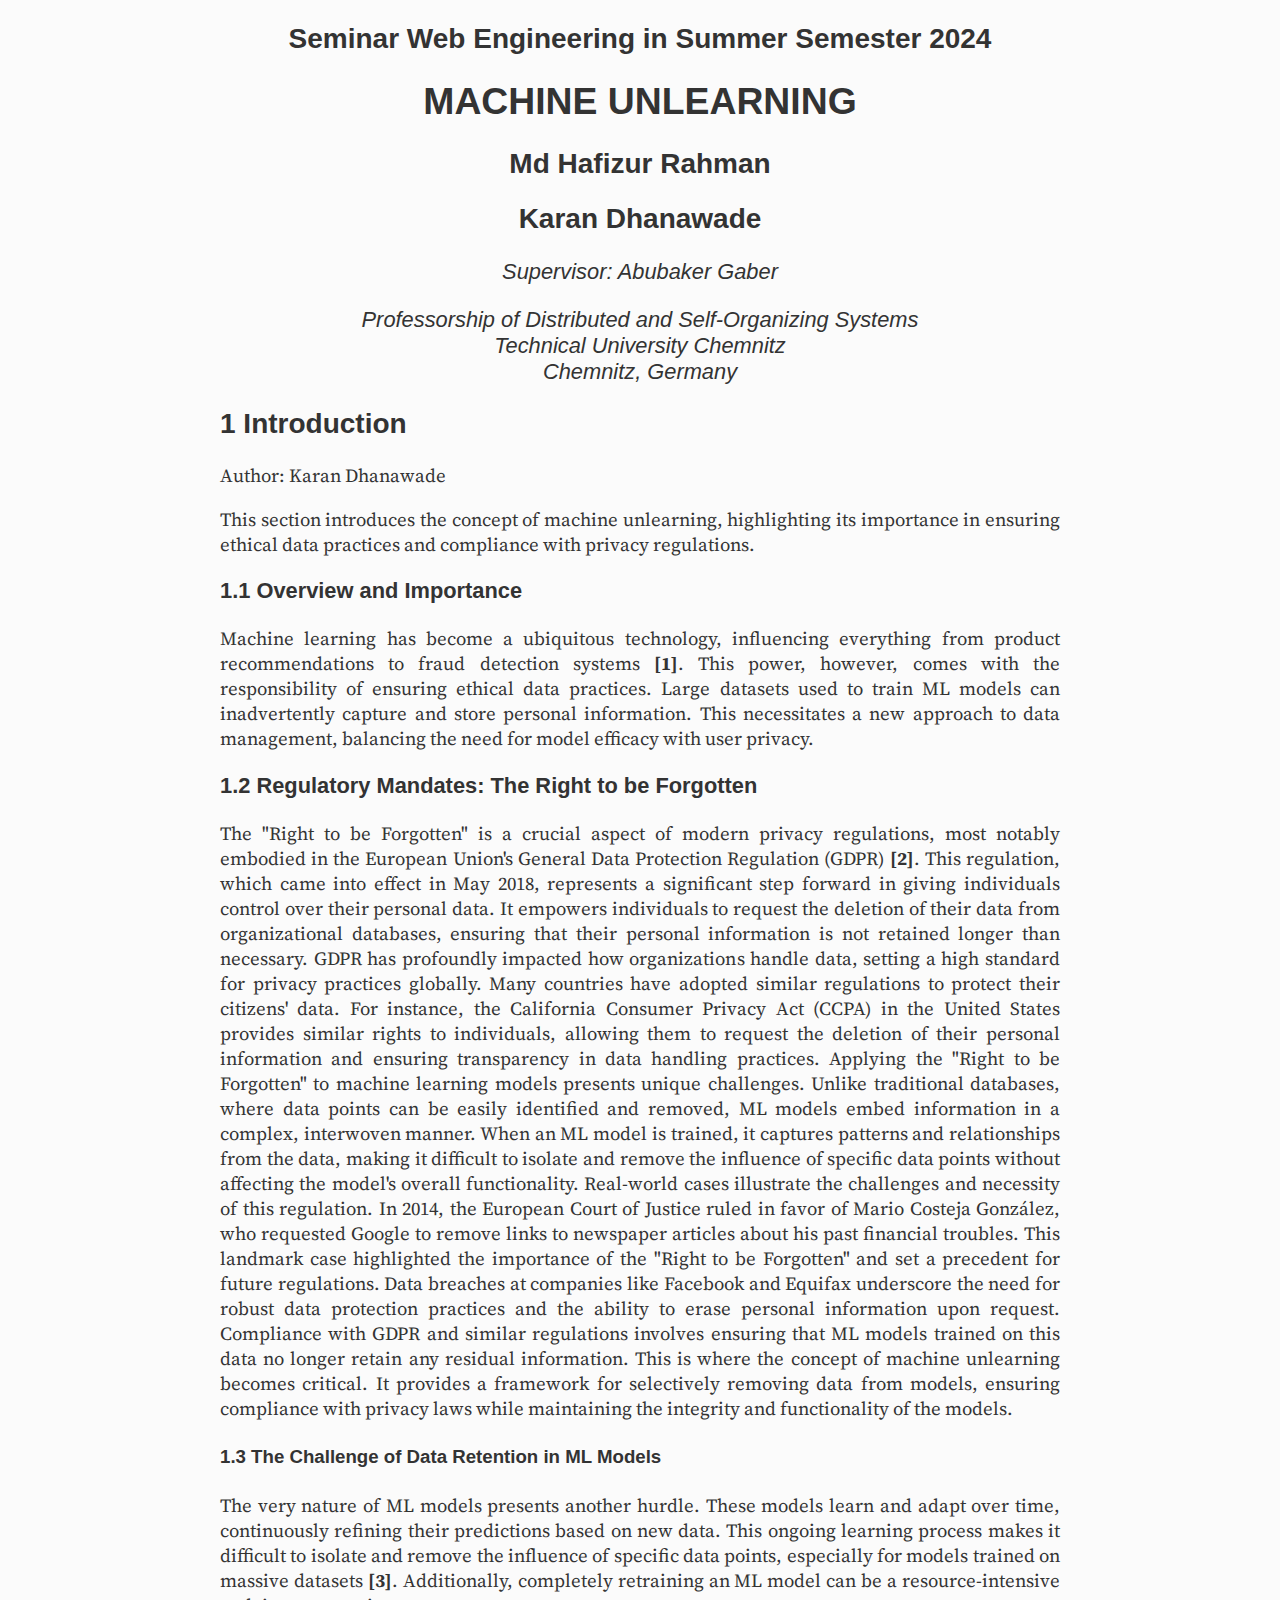
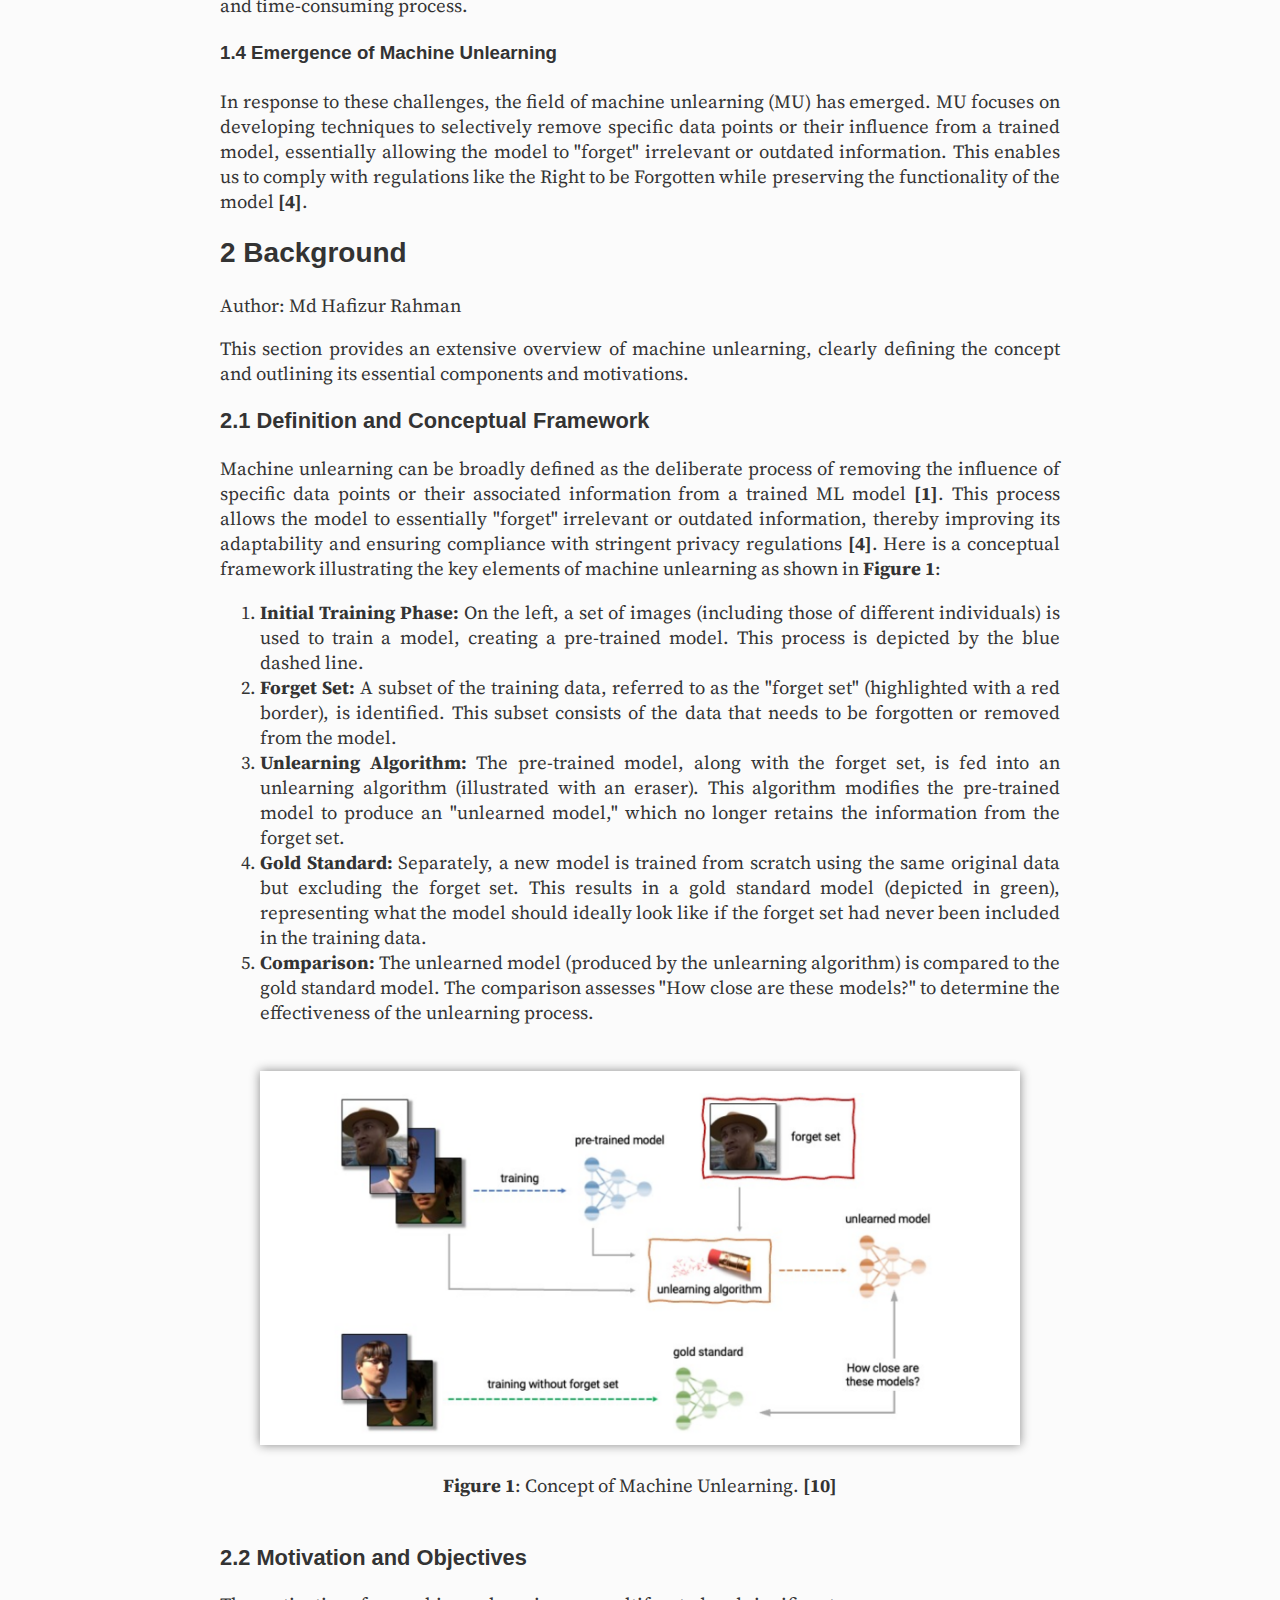
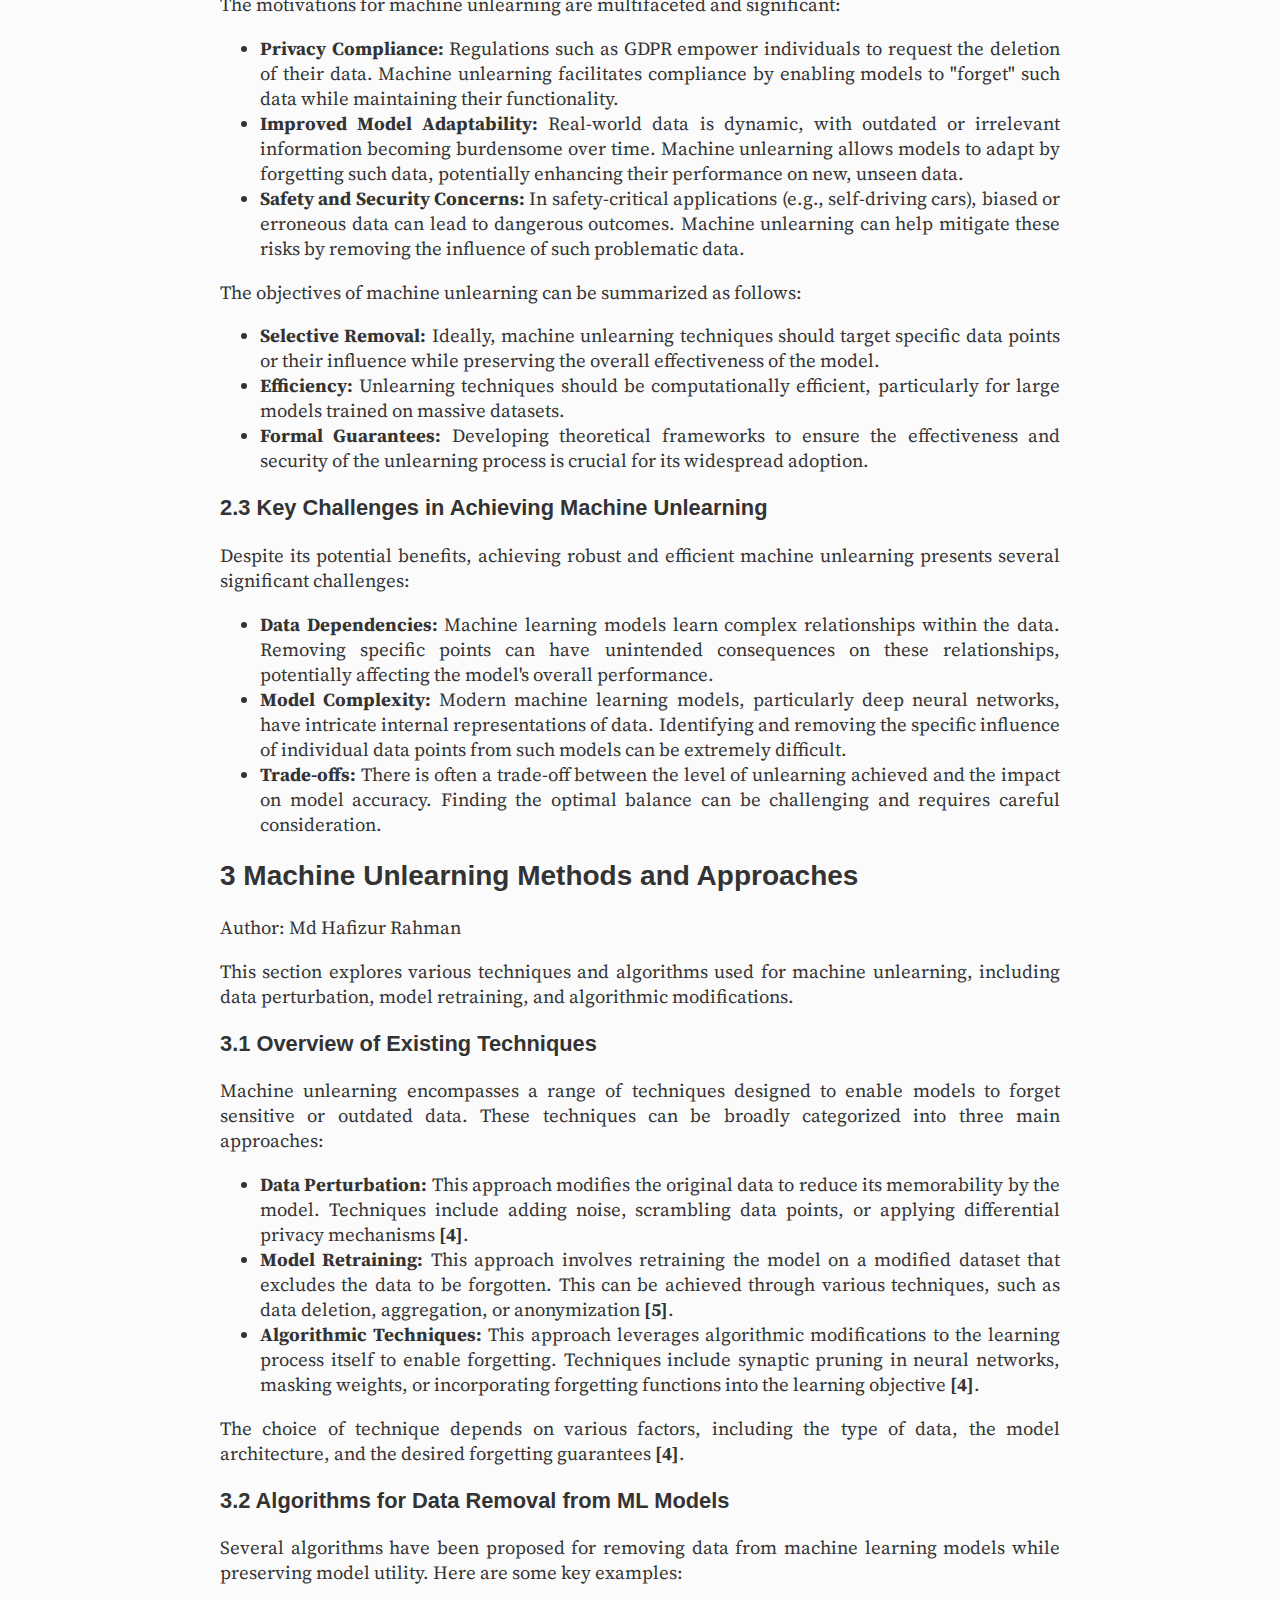
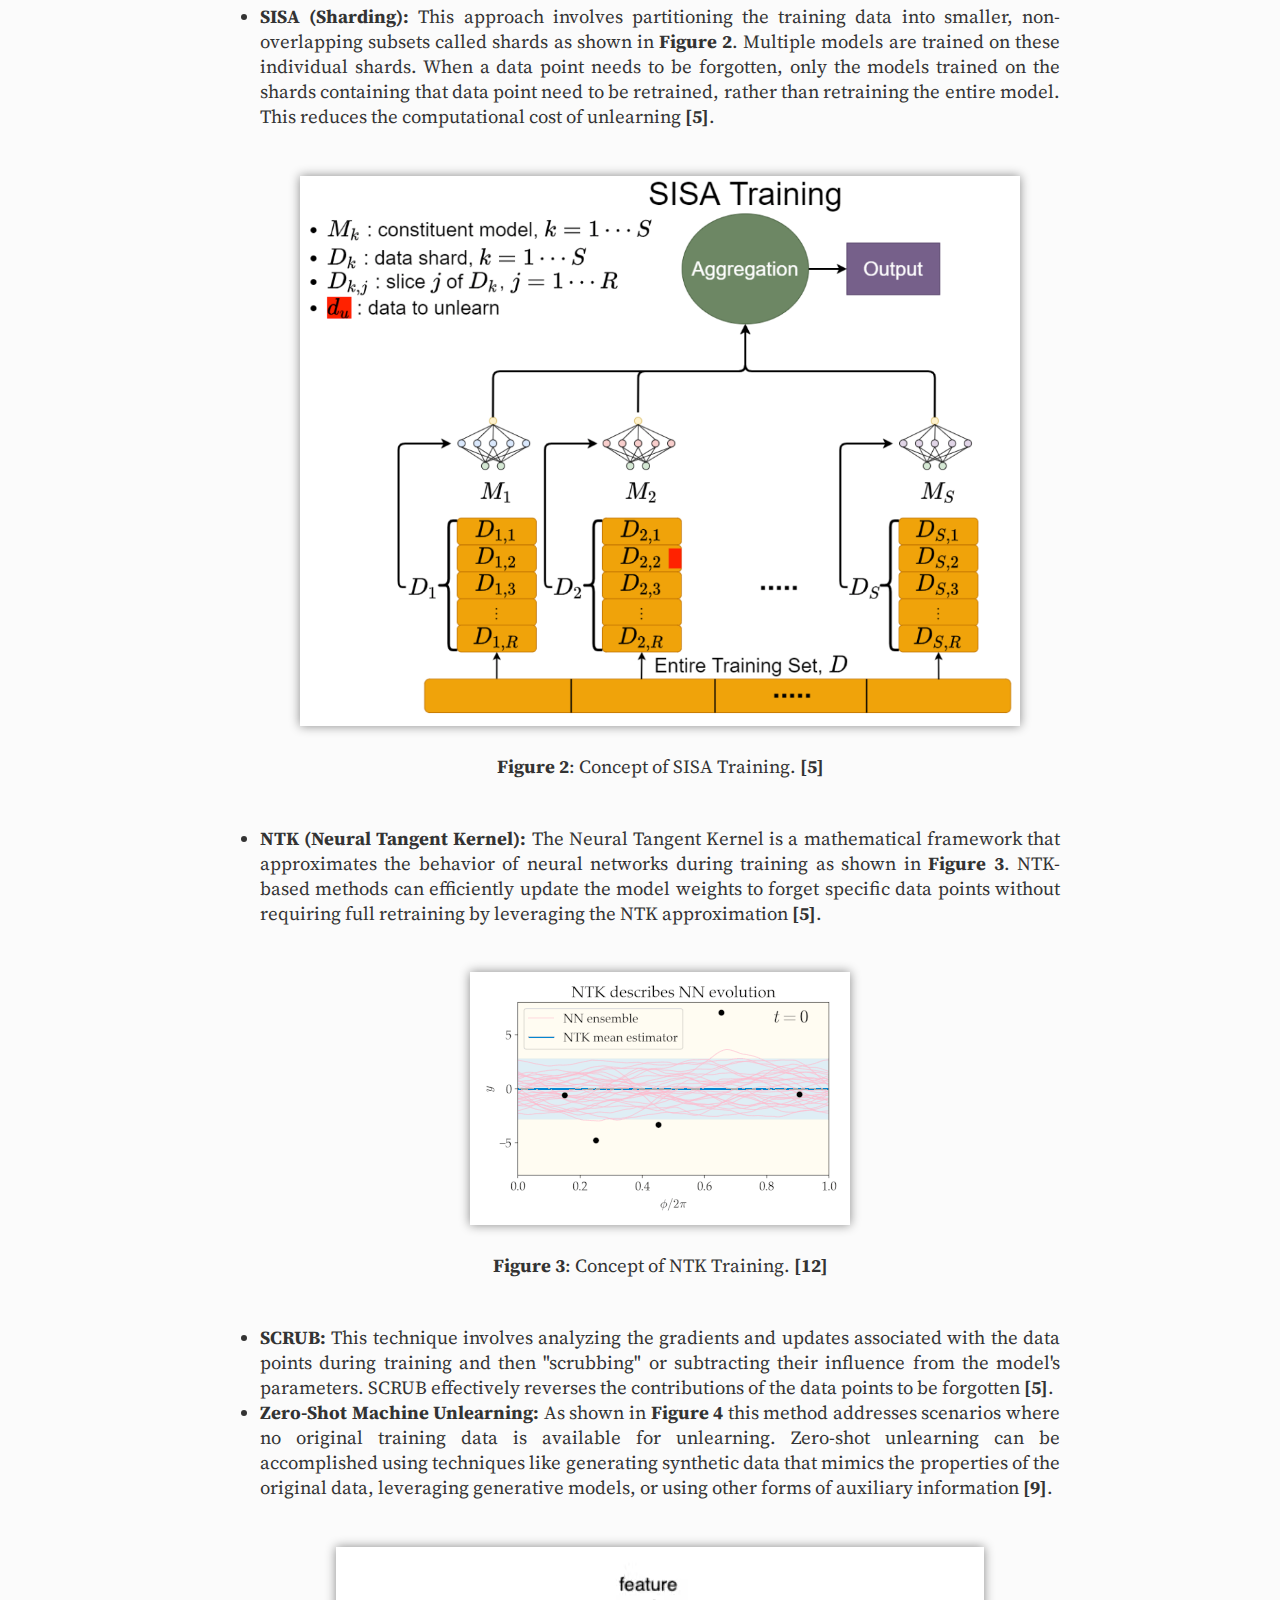
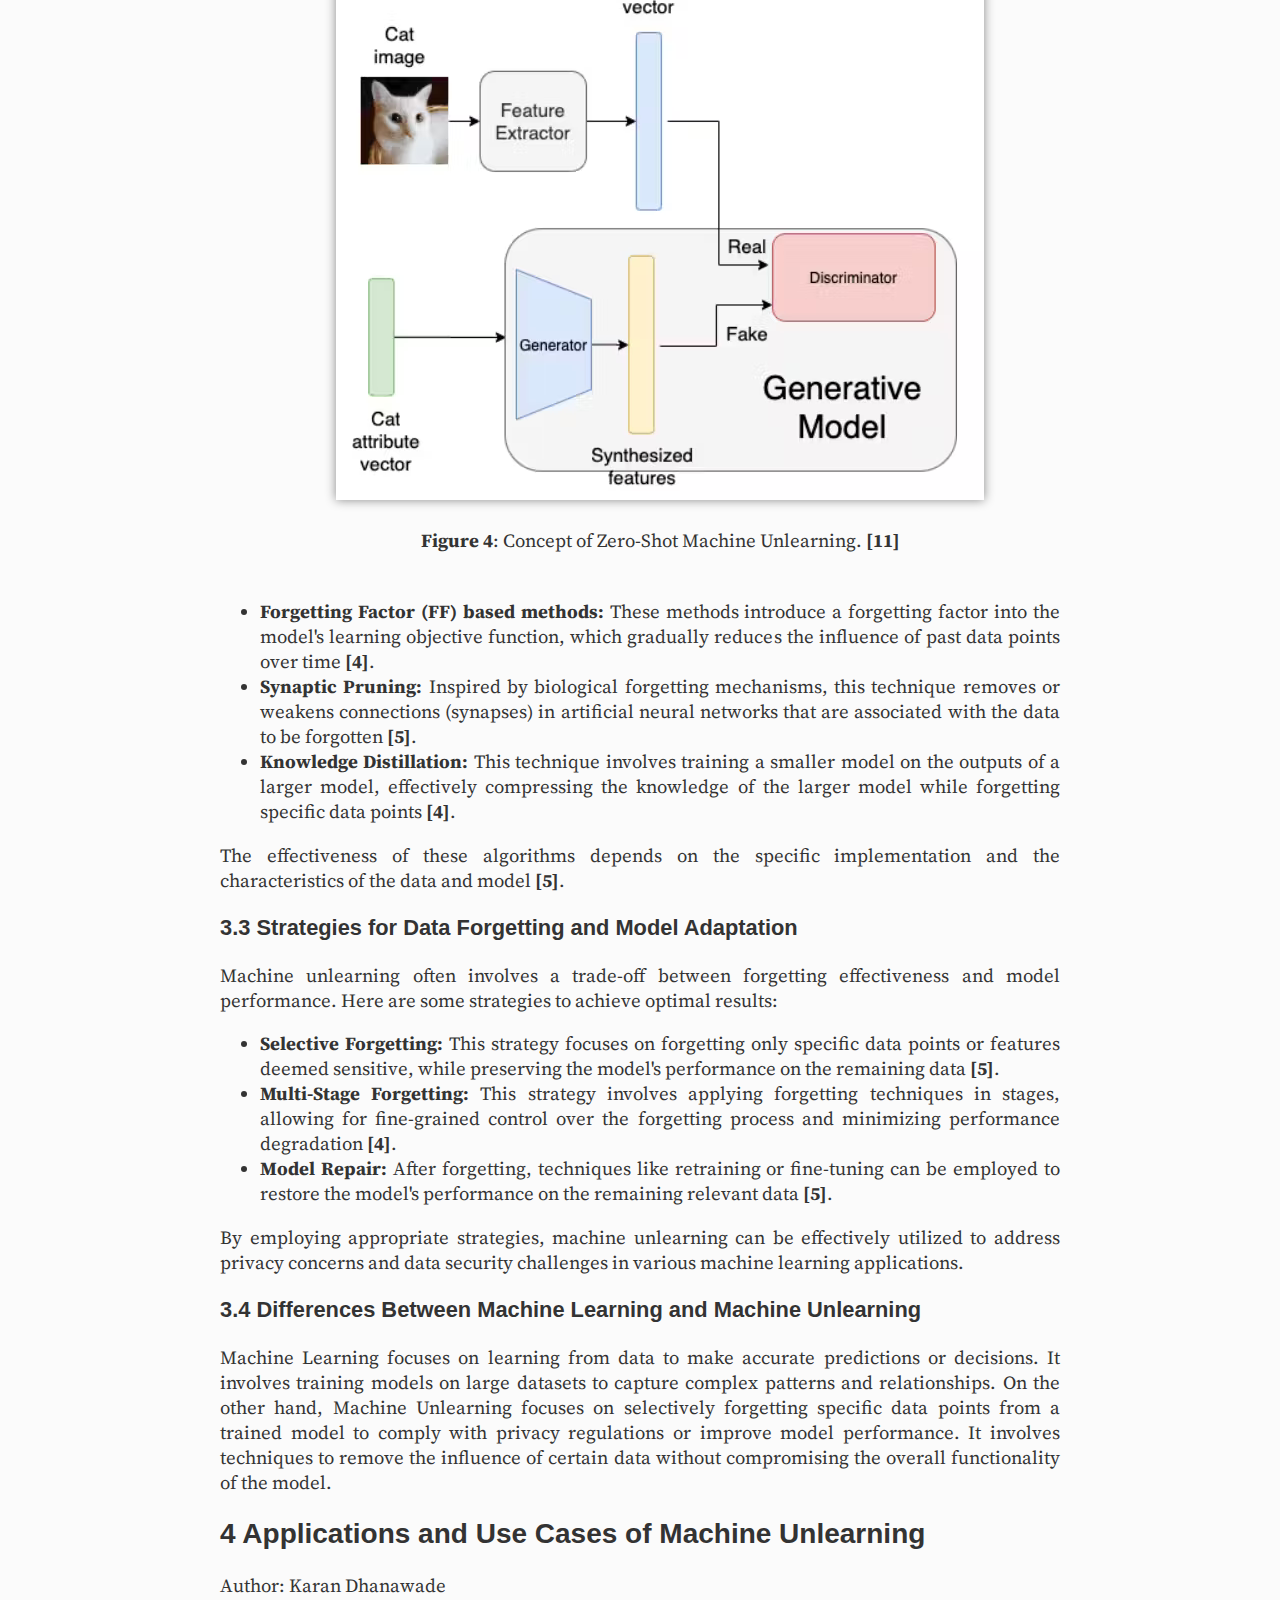
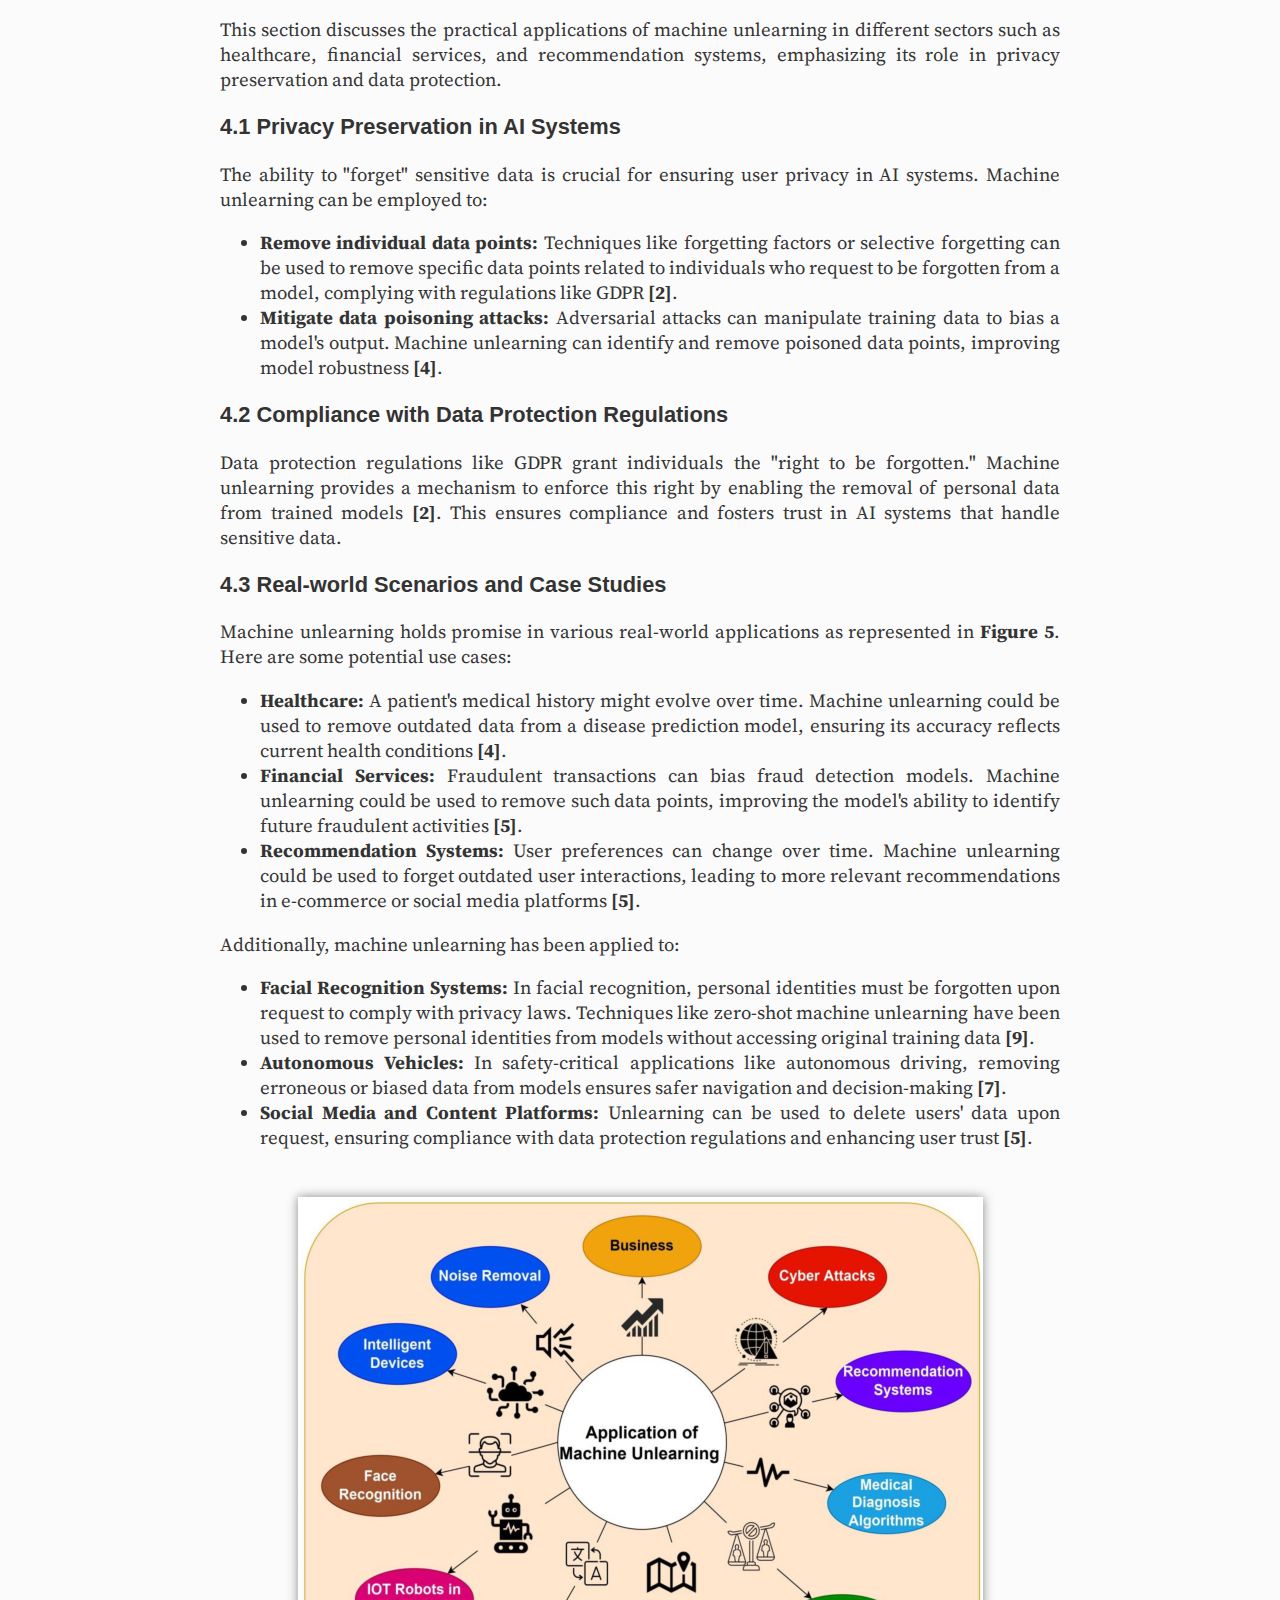
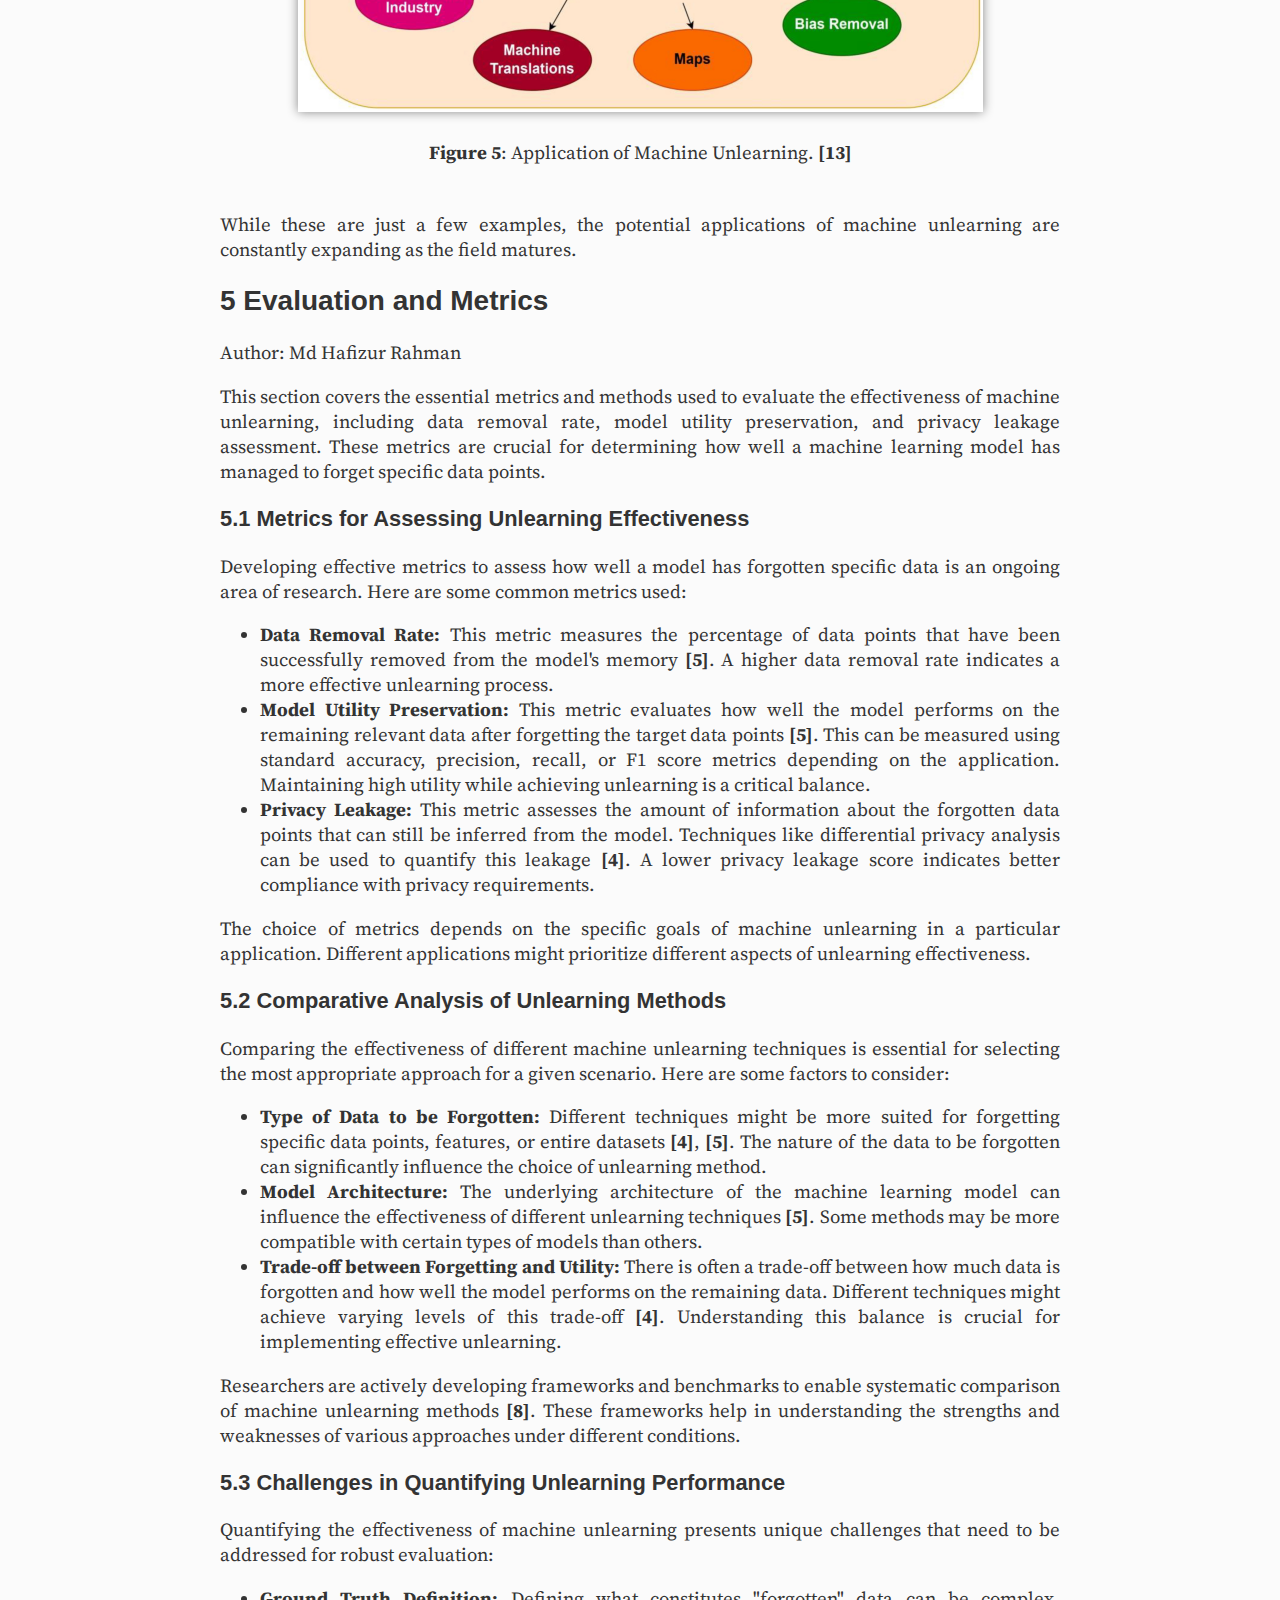
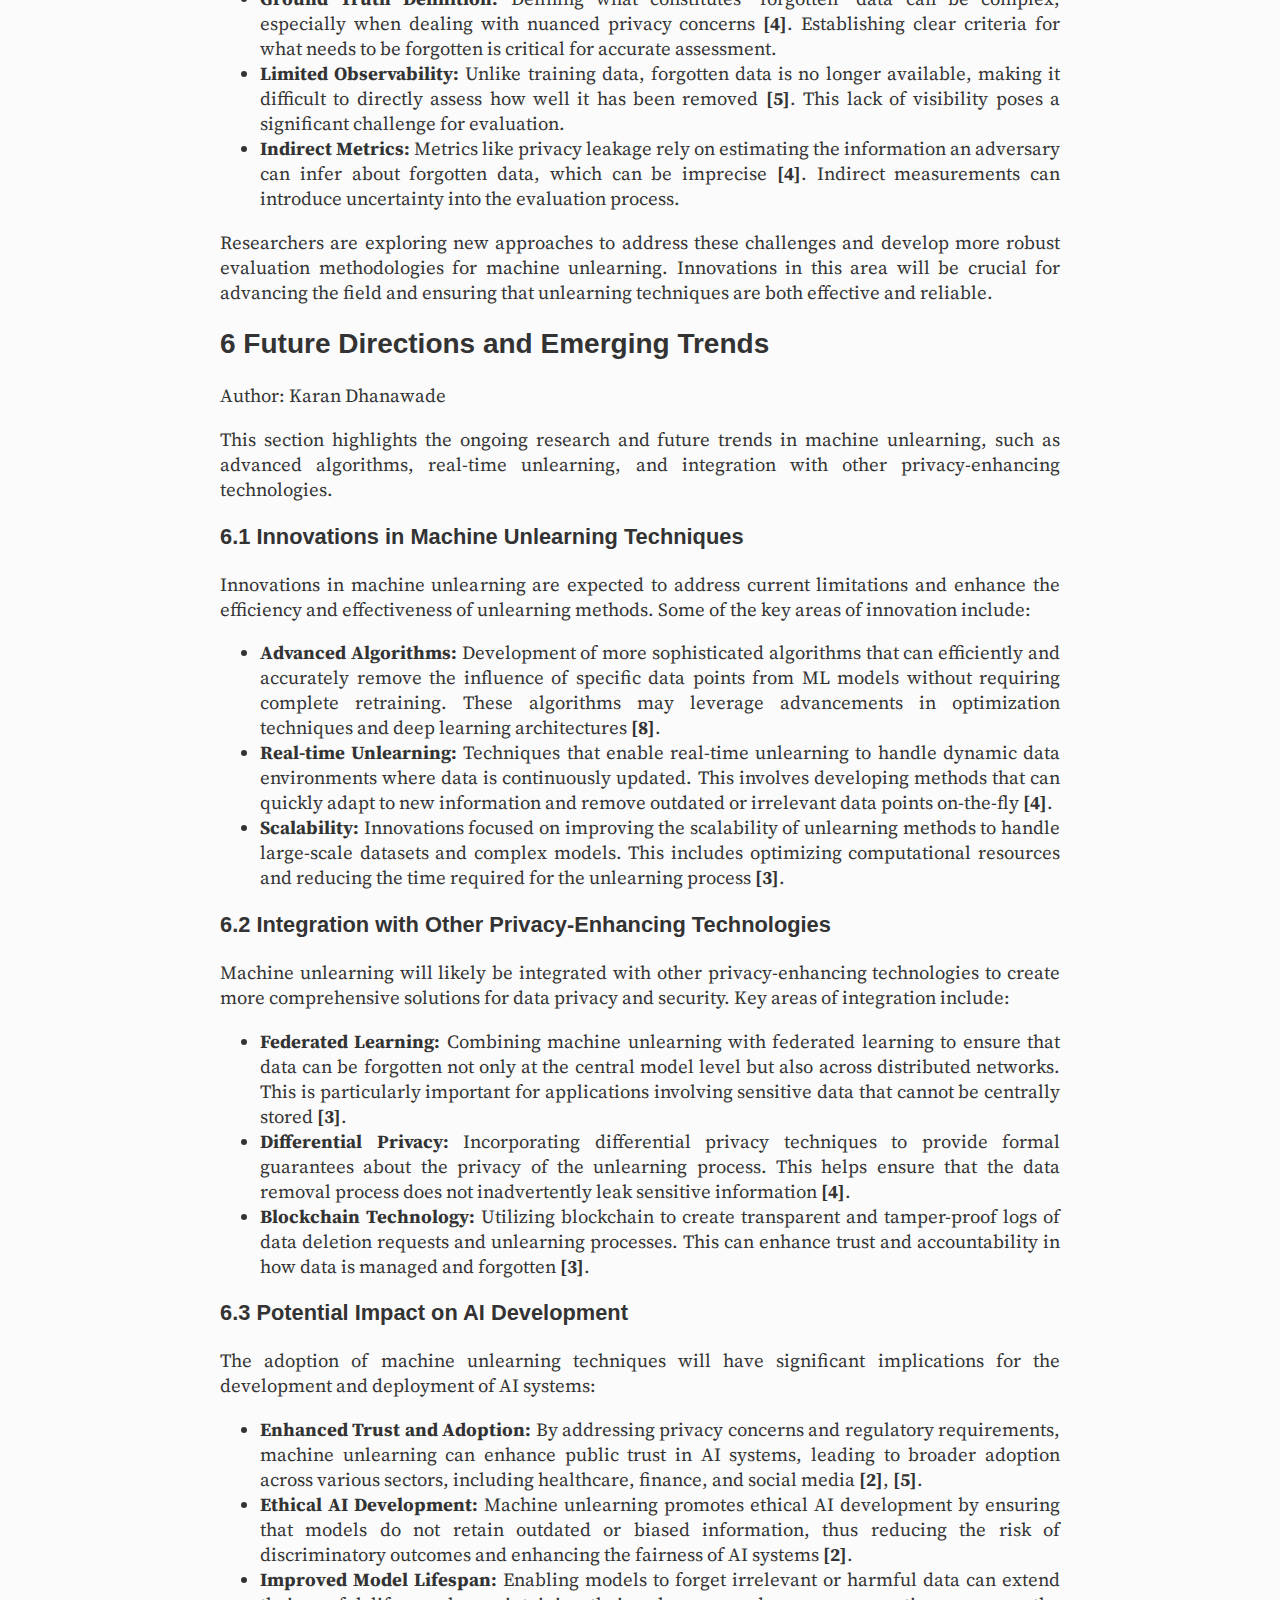
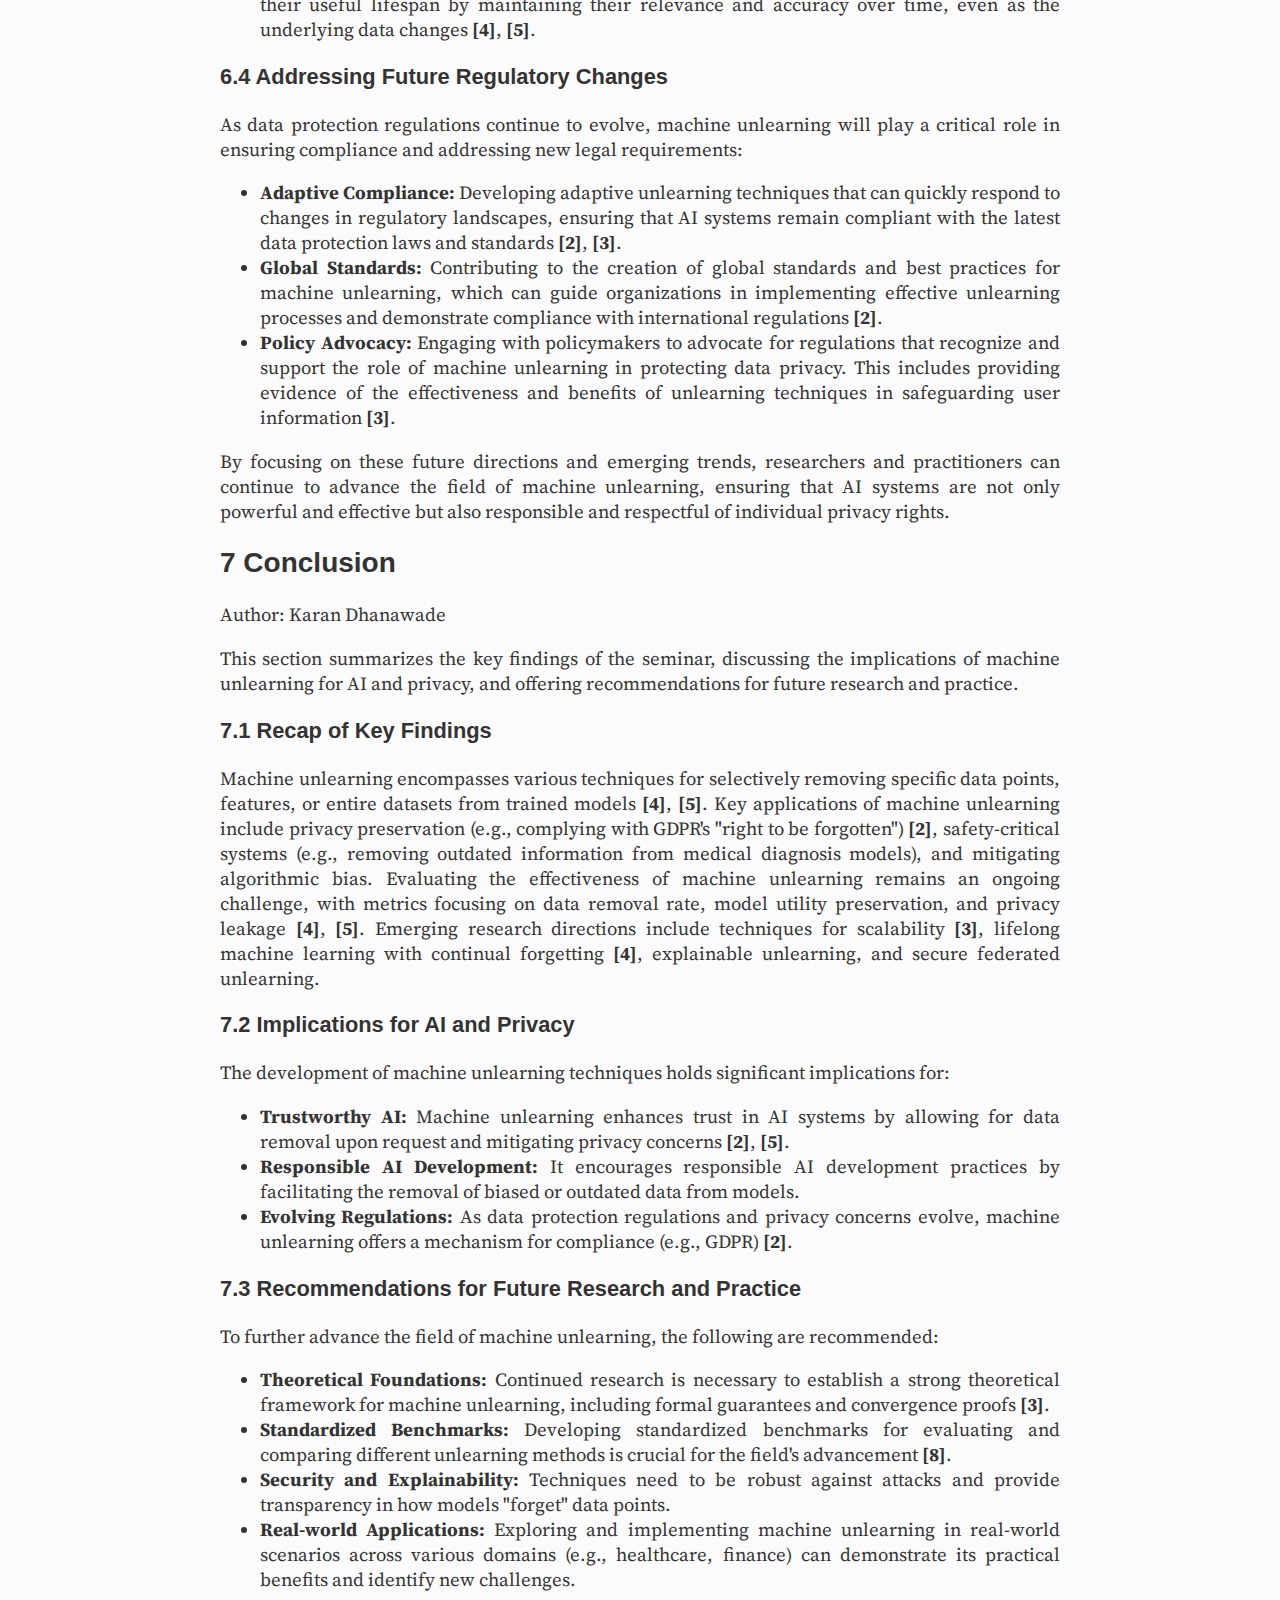
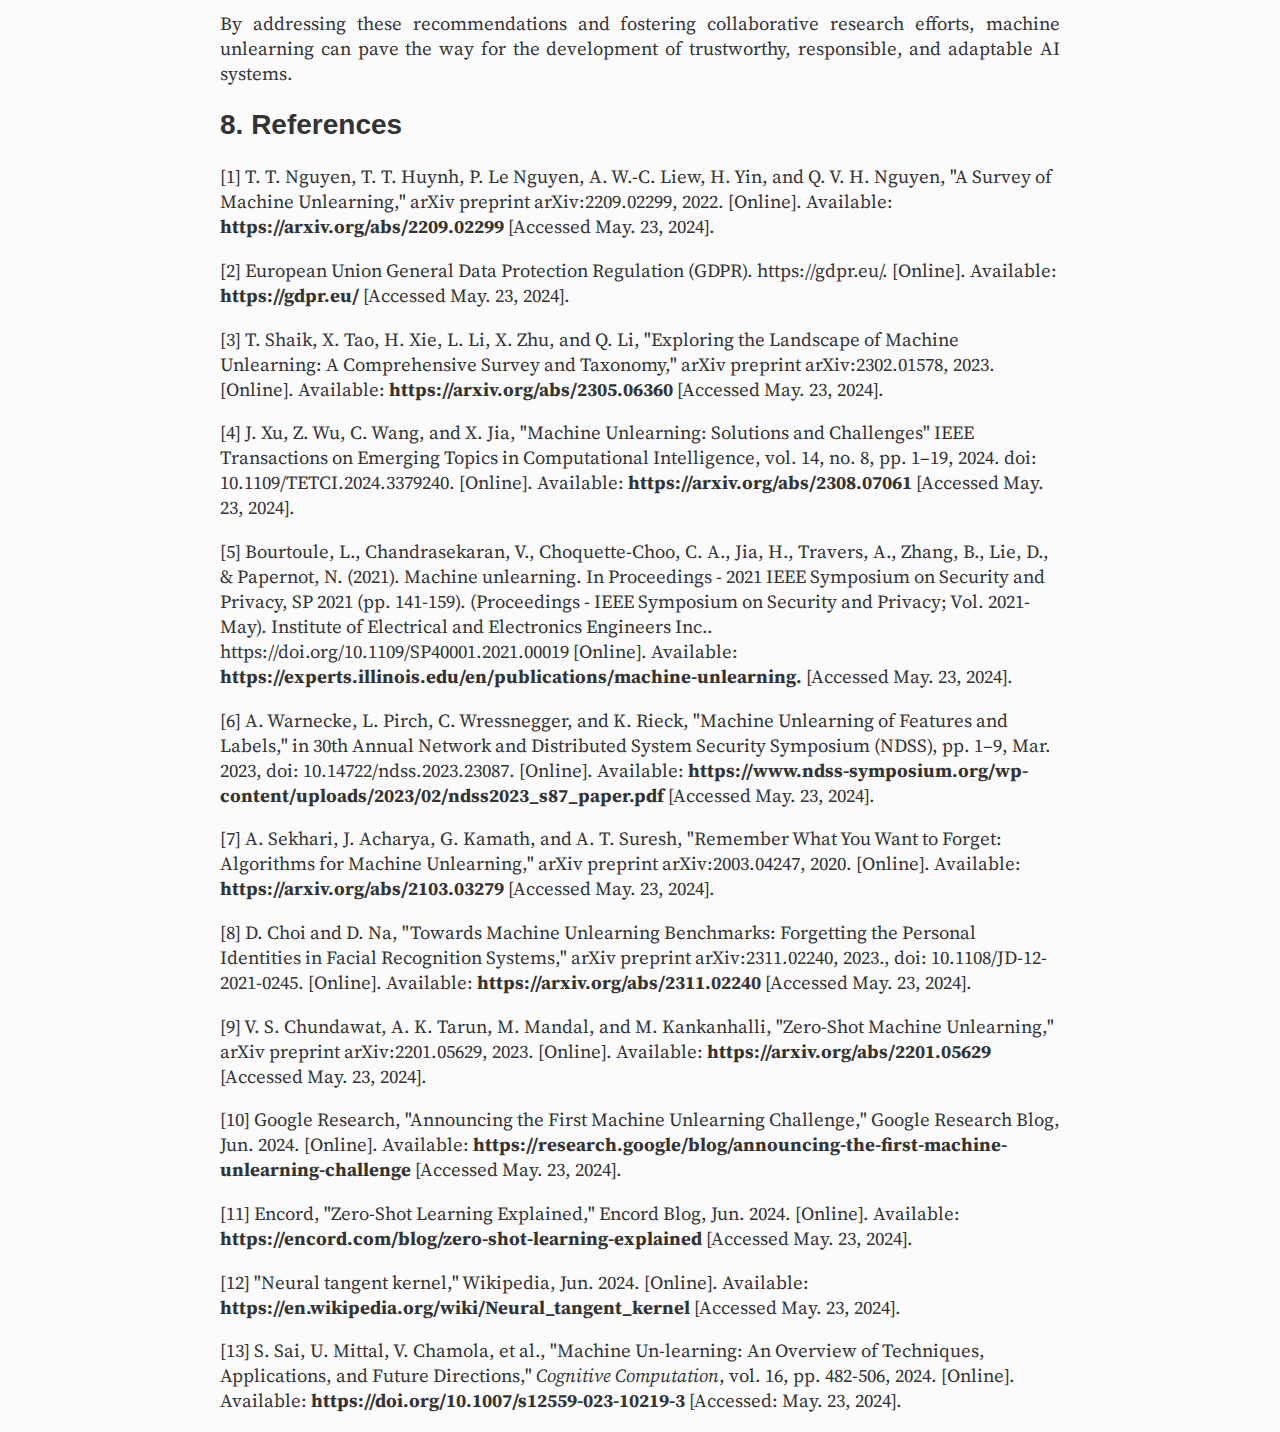
<file: machine-unlearning-report-swe/index.html>
<!DOCTYPE html>
<html lang="en">

<head>
  <title>
    Seminar Web Engineering in Summer Semester 2024 - MACHINE UNLEARNING
  </title>
  <link rel="stylesheet" type="text/css" href="main.css" />
  <link href="https://fonts.googleapis.com/css?family=Source+Serif+Pro:400,600,700" rel="stylesheet" type="text/css" />
  <link href="https://fonts.googleapis.com/css?family=Inconsolata:400,700" rel="stylesheet" type="text/css" />
  <meta http-equiv="Content-Type" content="text/html; charset=UTF-8" />
</head>

<body>
  <header>
    <h2>Seminar Web Engineering in Summer Semester 2024</h2>
    <h1>MACHINE UNLEARNING</h1>
    <h2 class="author1">Md Hafizur Rahman</h2>
    <h2 class="author2">Karan Dhanawade</h2>
    <h3 class="supervisor">Supervisor: Abubaker Gaber</h3>
    <h3 class="affiliation">
      Professorship of Distributed and Self-Organizing Systems<br />
      Technical University Chemnitz<br />
      Chemnitz, Germany
    </h3>
  </header>

  <section>
    <h2>1 Introduction</h2>
    <p>
      Author: Karan Dhanawade
    </p>

    <p>
      This section introduces the concept of machine unlearning, highlighting its importance in ensuring ethical data
      practices and compliance with privacy regulations.
    </p>
    <h3>1.1 Overview and Importance</h3>

    <p>
      Machine learning has become a ubiquitous technology, influencing everything from product recommendations to fraud
      detection systems <a href="#r1">[1]</a>. This power, however, comes with the responsibility of ensuring ethical
      data practices. Large datasets used to train ML models can inadvertently capture and store personal information.
      This necessitates a new approach to data management, balancing the need for model efficacy with user privacy.
    </p>

    <h3>1.2 Regulatory Mandates: The Right to be Forgotten</h3>

    <p>
      The "Right to be Forgotten" is a crucial aspect of modern privacy regulations, most notably embodied in the
      European Union's General Data Protection Regulation (GDPR) <a href="#r2">[2]</a>. This regulation, which came into
      effect in May 2018, represents a significant step forward in giving individuals control over their personal data.
      It empowers individuals to request the deletion of their data from organizational databases, ensuring that their
      personal information is not retained longer than necessary. GDPR has profoundly impacted how organizations handle
      data, setting a high standard for privacy practices globally. Many countries have adopted similar regulations to
      protect their citizens' data. For instance, the California Consumer Privacy Act (CCPA) in the United States
      provides similar rights to individuals, allowing them to request the deletion of their personal information and
      ensuring transparency in data handling practices. Applying the "Right to be Forgotten" to machine learning models
      presents unique challenges. Unlike traditional databases, where data points can be easily identified and removed,
      ML models embed information in a complex, interwoven manner. When an ML model is trained, it captures patterns and
      relationships from the data, making it difficult to isolate and remove the influence of specific data points
      without affecting the model's overall functionality. Real-world cases illustrate the challenges and necessity of
      this regulation. In 2014, the European Court of Justice ruled in favor of Mario Costeja González, who requested
      Google to remove links to newspaper articles about his past financial troubles. This landmark case highlighted the
      importance of the "Right to be Forgotten" and set a precedent for future regulations. Data breaches at companies
      like Facebook and Equifax underscore the need for robust data protection practices and the ability to erase
      personal information upon request. Compliance with GDPR and similar regulations involves ensuring that ML models
      trained on this data no longer retain any residual information. This is where the concept of machine unlearning
      becomes critical. It provides a framework for selectively removing data from models, ensuring compliance with
      privacy laws while maintaining the integrity and functionality of the models.
    </p>

    <h4>1.3 The Challenge of Data Retention in ML Models</h4>

    <p>
      The very nature of ML models presents another hurdle. These models learn and adapt over time, continuously
      refining their predictions based on new data. This ongoing learning process makes it difficult to isolate and
      remove the influence of specific data points, especially for models trained on massive datasets <a
        href="#r3">[3]</a>. Additionally, completely retraining an ML model can be a resource-intensive and
      time-consuming process.
    </p>

    <h4>1.4 Emergence of Machine Unlearning</h4>

    <p>
      In response to these challenges, the field of machine unlearning (MU) has emerged. MU focuses on developing
      techniques to selectively remove specific data points or their influence from a trained model, essentially
      allowing the model to "forget" irrelevant or outdated information. This enables us to comply with regulations like
      the Right to be Forgotten while preserving the functionality of the model <a href="#r4">[4]</a>.
    </p>
  </section>

  <section>
    <h2>2 Background</h2>
    <p>Author: Md Hafizur Rahman</p>
    <p>This section provides an extensive overview of machine unlearning, clearly defining the concept and outlining its
      essential components and motivations.</p>
    <h3>2.1 Definition and Conceptual Framework</h3>
    <p>
      Machine unlearning can be broadly defined as the deliberate process of removing the influence of specific data
      points or their associated information from a trained ML model <a href="#r1">[1]</a>. This process allows the
      model to essentially "forget" irrelevant or outdated information, thereby improving its adaptability and ensuring
      compliance with stringent privacy regulations <a href="#r4">[4]</a>. Here is a conceptual framework illustrating
      the key elements of machine unlearning as shown in <a href="#figure1">Figure 1</a>:
    </p>
    <ol>
      <li>
        <strong>Initial Training Phase:</strong> On the left, a set of images (including those of different individuals)
        is used to train a model, creating a pre-trained model. This process is depicted by the blue dashed line.
      </li>
      <li>
        <strong>Forget Set:</strong> A subset of the training data, referred to as the "forget set" (highlighted with a
        red border), is identified. This subset consists of the data that needs to be forgotten or removed from the
        model.
      </li>
      <li>
        <strong>Unlearning Algorithm:</strong> The pre-trained model, along with the forget set, is fed into an
        unlearning algorithm (illustrated with an eraser). This algorithm modifies the pre-trained model to produce an
        "unlearned model," which no longer retains the information from the forget set.
      </li>
      <li>
        <strong>Gold Standard:</strong> Separately, a new model is trained from scratch using the same original data but
        excluding the forget set. This results in a gold standard model (depicted in green), representing what the model
        should ideally look like if the forget set had never been included in the training data.
      </li>
      <li>
        <strong>Comparison:</strong> The unlearned model (produced by the unlearning algorithm) is compared to the gold
        standard model. The comparison assesses "How close are these models?" to determine the effectiveness of the
        unlearning process.
      </li>
    </ol>
    <figure>
      <img src="figure1.png" alt="Concept of Machine Unlearning" id="figure1" />
      <figcaption>
        <strong>Figure 1</strong>: Concept of Machine Unlearning. <a href="#r10">[10]</a>
      </figcaption>
    </figure>
    <h3>2.2 Motivation and Objectives</h3>
    <p>The motivations for machine unlearning are multifaceted and significant:</p>
    <ul>
      <li>
        <strong>Privacy Compliance:</strong> Regulations such as GDPR empower individuals to request the deletion of
        their data. Machine unlearning facilitates compliance by enabling models to "forget" such data while maintaining
        their functionality.
      </li>
      <li>
        <strong>Improved Model Adaptability:</strong> Real-world data is dynamic, with outdated or irrelevant
        information becoming burdensome over time. Machine unlearning allows models to adapt by forgetting such data,
        potentially enhancing their performance on new, unseen data.
      </li>
      <li>
        <strong>Safety and Security Concerns:</strong> In safety-critical applications (e.g., self-driving cars), biased
        or erroneous data can lead to dangerous outcomes. Machine unlearning can help mitigate these risks by removing
        the influence of such problematic data.
      </li>
    </ul>
    <p>The objectives of machine unlearning can be summarized as follows:</p>
    <ul>
      <li>
        <strong>Selective Removal:</strong> Ideally, machine unlearning techniques should target specific data points or
        their influence while preserving the overall effectiveness of the model.
      </li>
      <li>
        <strong>Efficiency:</strong> Unlearning techniques should be computationally efficient, particularly for large
        models trained on massive datasets.
      </li>
      <li>
        <strong>Formal Guarantees:</strong> Developing theoretical frameworks to ensure the effectiveness and security
        of the unlearning process is crucial for its widespread adoption.
      </li>
    </ul>
    <h3>2.3 Key Challenges in Achieving Machine Unlearning</h3>
    <p>
      Despite its potential benefits, achieving robust and efficient machine unlearning presents several significant
      challenges:
    </p>
    <ul>
      <li>
        <strong>Data Dependencies:</strong> Machine learning models learn complex relationships within the data.
        Removing specific points can have unintended consequences on these relationships, potentially affecting the
        model's overall performance.
      </li>
      <li>
        <strong>Model Complexity:</strong> Modern machine learning models, particularly deep neural networks, have
        intricate internal representations of data. Identifying and removing the specific influence of individual data
        points from such models can be extremely difficult.
      </li>
      <li>
        <strong>Trade-offs:</strong> There is often a trade-off between the level of unlearning achieved and the impact
        on model accuracy. Finding the optimal balance can be challenging and requires careful consideration.
      </li>
    </ul>
  </section>

  <section>
    <h2>3 Machine Unlearning Methods and Approaches</h2>
    <p>
      Author: Md Hafizur Rahman
    </p>

    <p>
      This section explores various techniques and algorithms used for machine unlearning, including data perturbation,
      model retraining, and algorithmic modifications.
    </p>

    <h3>3.1 Overview of Existing Techniques</h3>

    <p>
      Machine unlearning encompasses a range of techniques designed to enable models to forget sensitive or outdated
      data. These techniques can be broadly categorized into three main approaches:
    </p>
    <ul>
      <li>
        <strong>Data Perturbation:</strong> This approach modifies the original data to reduce its memorability by the
        model. Techniques include adding noise, scrambling data points, or applying differential privacy mechanisms <a
          href="#r4">[4]</a>.
      </li>
      <li>
        <strong>Model Retraining:</strong> This approach involves retraining the model on a modified dataset that
        excludes the data to be forgotten. This can be achieved through various techniques, such as data deletion,
        aggregation, or anonymization <a href="#r5">[5]</a>.
      </li>
      <li>
        <strong>Algorithmic Techniques:</strong> This approach leverages algorithmic modifications to the learning
        process itself to enable forgetting. Techniques include synaptic pruning in neural networks, masking weights, or
        incorporating forgetting functions into the learning objective <a href="#r4">[4]</a>.
      </li>
    </ul>
    <p>
      The choice of technique depends on various factors, including the type of data, the model architecture, and the
      desired forgetting guarantees <a href="#r4">[4]</a>.
    </p>

    <h3>3.2 Algorithms for Data Removal from ML Models</h3>

    <p>
      Several algorithms have been proposed for removing data from machine learning models while preserving model
      utility. Here are some key examples:
    </p>
    <ul>
      <li>
        <strong>SISA (Sharding):</strong> This approach involves partitioning the training data into smaller,
        non-overlapping subsets called shards as shown in <a href="#figure2">Figure 2</a>. Multiple models are trained
        on these individual shards. When a data point
        needs to be forgotten, only the models trained on the shards containing that data point need to be retrained,
        rather than retraining the entire model. This reduces the computational cost of unlearning <a
          href="#r5">[5]</a>.
      </li>
      <figure>
        <img src="sisa.png" alt="Concept of SISA Training" id="figure2" />
        <figcaption>
          <strong>Figure 2</strong>: Concept of SISA Training. <a href="#r5">[5]</a>
        </figcaption>
      </figure>
      <li>
        <strong>NTK (Neural Tangent Kernel):</strong> The Neural Tangent Kernel is a mathematical framework that
        approximates the behavior of neural networks during training as shown in <a href="#figure3">Figure 3</a>.
        NTK-based methods can efficiently update the model
        weights to forget specific data points without requiring full retraining by leveraging the NTK approximation <a
          href="#r5">[5]</a>.
      </li>
      <figure>
        <img src="ntk.png" alt="Concept of NTK Training" id="figure3" />
        <figcaption>
          <strong>Figure 3</strong>: Concept of NTK Training. <a href="#r12">[12]</a>
        </figcaption>
      </figure>
      <li>
        <strong>SCRUB:</strong> This technique involves analyzing the gradients and updates associated with the data
        points during training and then "scrubbing" or subtracting their influence from the model's parameters. SCRUB
        effectively reverses the contributions of the data points to be forgotten <a href="#r5">[5]</a>.
      </li>
      <li>
        <strong>Zero-Shot Machine Unlearning:</strong> As shown in <a href="#figure4">Figure 4</a> this method addresses
        scenarios where no original training data
        is available for unlearning. Zero-shot unlearning can be accomplished using techniques like generating synthetic
        data that mimics the properties of the original data, leveraging generative models, or using other forms of
        auxiliary information <a href="#r9">[9]</a>.
      </li>
      <figure>
        <img src="zero-shot.png" alt="Concept of Zero-Shot Machine Unlearning" id="figure4" />
        <figcaption>
          <strong>Figure 4</strong>: Concept of Zero-Shot Machine Unlearning. <a href="#r11">[11]</a>
        </figcaption>
      </figure>
      <li>
        <strong>Forgetting Factor (FF) based methods:</strong> These methods introduce a forgetting factor into the
        model's learning objective function, which gradually reduces the influence of past data points over time <a
          href="#r4">[4]</a>.
      </li>
      <li>
        <strong>Synaptic Pruning:</strong> Inspired by biological forgetting mechanisms, this technique removes or
        weakens connections (synapses) in artificial neural networks that are associated with the data to be forgotten
        <a href="#r5">[5]</a>.
      </li>
      <li>
        <strong>Knowledge Distillation:</strong> This technique involves training a smaller model on the outputs of a
        larger model, effectively compressing the knowledge of the larger model while forgetting specific data points <a
          href="#r4">[4]</a>.
      </li>
    </ul>
    <p>
      The effectiveness of these algorithms depends on the specific implementation and the characteristics of the data
      and model <a href="#r5">[5]</a>.
    </p>

    <h3>3.3 Strategies for Data Forgetting and Model Adaptation</h3>

    <p>
      Machine unlearning often involves a trade-off between forgetting effectiveness and model performance. Here are
      some strategies to achieve optimal results:
    </p>
    <ul>
      <li>
        <strong>Selective Forgetting:</strong> This strategy focuses on forgetting only specific data points or features
        deemed sensitive, while preserving the model's performance on the remaining data <a href="#r5">[5]</a>.
      </li>
      <li>
        <strong>Multi-Stage Forgetting:</strong> This strategy involves applying forgetting techniques in stages,
        allowing for fine-grained control over the forgetting process and minimizing performance degradation <a
          href="#r4">[4]</a>.
      </li>
      <li>
        <strong>Model Repair:</strong> After forgetting, techniques like retraining or fine-tuning can be employed to
        restore the model's performance on the remaining relevant data <a href="#r5">[5]</a>.
      </li>
    </ul>
    <p>
      By employing appropriate strategies, machine unlearning can be effectively utilized to address privacy concerns
      and data security challenges in various machine learning applications.
    </p>

    <h3>3.4 Differences Between Machine Learning and Machine Unlearning</h3>
    <p>
      Machine Learning focuses on learning from data to make accurate predictions or decisions. It involves training
      models on large datasets to capture complex patterns and relationships. On the other hand, Machine Unlearning
      focuses on selectively forgetting specific data points from a trained model to comply with privacy regulations or
      improve model performance. It involves techniques to remove the influence of certain data without compromising the
      overall functionality of the model.
    </p>
  </section>

  <section>
    <h2>4 Applications and Use Cases of Machine Unlearning</h2>
    <p>
      Author: Karan Dhanawade
    </p>
    <p>
      This section discusses the practical applications of machine unlearning in different sectors such as healthcare,
      financial services, and recommendation systems, emphasizing its role in privacy preservation and data protection.
    </p>

    <h3>4.1 Privacy Preservation in AI Systems</h3>

    <p>
      The ability to "forget" sensitive data is crucial for ensuring user privacy in AI systems. Machine unlearning can
      be employed to:
    </p>
    <ul>
      <li>
        <strong>Remove individual data points:</strong> Techniques like forgetting factors or selective forgetting can
        be used to remove specific data points related to individuals who request to be forgotten from a model,
        complying with regulations like GDPR <a href="#r2">[2]</a>.
      </li>
      <li>
        <strong>Mitigate data poisoning attacks:</strong> Adversarial attacks can manipulate training data to bias a
        model's output. Machine unlearning can identify and remove poisoned data points, improving model robustness <a
          href="#r4">[4]</a>.
      </li>
    </ul>

    <h3>4.2 Compliance with Data Protection Regulations</h3>

    <p>
      Data protection regulations like GDPR grant individuals the "right to be forgotten." Machine unlearning provides a
      mechanism to enforce this right by enabling the removal of personal data from trained models <a
        href="#r2">[2]</a>. This ensures compliance and fosters trust in AI systems that handle sensitive data.
    </p>

    <h3>4.3 Real-world Scenarios and Case Studies</h3>

    <p>
      Machine unlearning holds promise in various real-world applications as represented in <a href="#figure5">Figure
        5</a>. Here are some potential use cases:
    </p>
    <ul>
      <li>
        <strong>Healthcare:</strong> A patient's medical history might evolve over time. Machine unlearning could be
        used to remove outdated data from a disease prediction model, ensuring its accuracy reflects current health
        conditions <a href="#r4">[4]</a>.
      </li>
      <li>
        <strong>Financial Services:</strong> Fraudulent transactions can bias fraud detection models. Machine unlearning
        could be used to remove such data points, improving the model's ability to identify future fraudulent activities
        <a href="#r5">[5]</a>.
      </li>
      <li>
        <strong>Recommendation Systems:</strong> User preferences can change over time. Machine unlearning could be used
        to forget outdated user interactions, leading to more relevant recommendations in e-commerce or social media
        platforms <a href="#r5">[5]</a>.
      </li>
    </ul>

    <p>
      Additionally, machine unlearning has been applied to:
    </p>
    <ul>
      <li>
        <strong>Facial Recognition Systems:</strong> In facial recognition, personal identities must be forgotten upon
        request to comply with privacy laws. Techniques like zero-shot machine unlearning have been used to remove
        personal identities from models without accessing original training data <a href="#r9">[9]</a>.
      </li>
      <li>
        <strong>Autonomous Vehicles:</strong> In safety-critical applications like autonomous driving, removing
        erroneous or biased data from models ensures safer navigation and decision-making <a href="#r7">[7]</a>.
      </li>
      <li>
        <strong>Social Media and Content Platforms:</strong> Unlearning can be used to delete users' data upon request,
        ensuring compliance with data protection regulations and enhancing user trust <a href="#r5">[5]</a>.
      </li>
    </ul>

    <figure>
      <img src="figure5.png" alt="Application of Machine Unlearning." id="figure5" />
      <figcaption>
        <strong>Figure 5</strong>: Application of Machine Unlearning. <a href="#r13">[13]</a>
      </figcaption>
    </figure>

    <p>
      While these are just a few examples, the potential applications of machine unlearning are constantly expanding as
      the field matures.
    </p>

  </section>

  <section>
    <h2>5 Evaluation and Metrics</h2>
    <p>Author: Md Hafizur Rahman</p>
    <p>This section covers the essential metrics and methods used to evaluate the effectiveness of machine unlearning,
      including data removal rate, model utility preservation, and privacy leakage assessment. These metrics are crucial
      for determining how well a machine learning model has managed to forget specific data points.</p>
    <h3>5.1 Metrics for Assessing Unlearning Effectiveness</h3>
    <p>Developing effective metrics to assess how well a model has forgotten specific data is an ongoing area of
      research. Here are some common metrics used:</p>
    <ul>
      <li>
        <strong>Data Removal Rate:</strong> This metric measures the percentage of data points that have been
        successfully removed from the model's memory <a href="#r5">[5]</a>. A higher data removal rate indicates a more
        effective unlearning process.
      </li>
      <li>
        <strong>Model Utility Preservation:</strong> This metric evaluates how well the model performs on the remaining
        relevant data after forgetting the target data points <a href="#r5">[5]</a>. This can be measured using standard
        accuracy, precision, recall, or F1 score metrics depending on the application. Maintaining high utility while
        achieving unlearning is a critical balance.
      </li>
      <li>
        <strong>Privacy Leakage:</strong> This metric assesses the amount of information about the forgotten data points
        that can still be inferred from the model. Techniques like differential privacy analysis can be used to quantify
        this leakage <a href="#r4">[4]</a>. A lower privacy leakage score indicates better compliance with privacy
        requirements.
      </li>
    </ul>
    <p>The choice of metrics depends on the specific goals of machine unlearning in a particular application. Different
      applications might prioritize different aspects of unlearning effectiveness.</p>

    <h3>5.2 Comparative Analysis of Unlearning Methods</h3>
    <p>Comparing the effectiveness of different machine unlearning techniques is essential for selecting the most
      appropriate approach for a given scenario. Here are some factors to consider:</p>
    <ul>
      <li>
        <strong>Type of Data to be Forgotten:</strong> Different techniques might be more suited for forgetting specific
        data points, features, or entire datasets <a href="#r4">[4]</a>, <a href="#r5">[5]</a>. The nature of the data
        to be forgotten can significantly influence the choice of unlearning method.
      </li>
      <li>
        <strong>Model Architecture:</strong> The underlying architecture of the machine learning model can influence the
        effectiveness of different unlearning techniques <a href="#r5">[5]</a>. Some methods may be more compatible with
        certain types of models than others.
      </li>
      <li>
        <strong>Trade-off between Forgetting and Utility:</strong> There is often a trade-off between how much data is
        forgotten and how well the model performs on the remaining data. Different techniques might achieve varying
        levels of this trade-off <a href="#r4">[4]</a>. Understanding this balance is crucial for implementing effective
        unlearning.
      </li>
    </ul>
    <p>Researchers are actively developing frameworks and benchmarks to enable systematic comparison of machine
      unlearning methods <a href="#r8">[8]</a>. These frameworks help in understanding the strengths and weaknesses of
      various approaches under different conditions.</p>

    <h3>5.3 Challenges in Quantifying Unlearning Performance</h3>
    <p>Quantifying the effectiveness of machine unlearning presents unique challenges that need to be addressed for
      robust evaluation:</p>
    <ul>
      <li>
        <strong>Ground Truth Definition:</strong> Defining what constitutes "forgotten" data can be complex, especially
        when dealing with nuanced privacy concerns <a href="#r4">[4]</a>. Establishing clear criteria for what needs to
        be forgotten is critical for accurate assessment.
      </li>
      <li>
        <strong>Limited Observability:</strong> Unlike training data, forgotten data is no longer available, making it
        difficult to directly assess how well it has been removed <a href="#r5">[5]</a>. This lack of visibility poses a
        significant challenge for evaluation.
      </li>
      <li>
        <strong>Indirect Metrics:</strong> Metrics like privacy leakage rely on estimating the information an adversary
        can infer about forgotten data, which can be imprecise <a href="#r4">[4]</a>. Indirect measurements can
        introduce uncertainty into the evaluation process.
      </li>
    </ul>
    <p>Researchers are exploring new approaches to address these challenges and develop more robust evaluation
      methodologies for machine unlearning. Innovations in this area will be crucial for advancing the field and
      ensuring that unlearning techniques are both effective and reliable.</p>
  </section>

  <section>
    <h2>6 Future Directions and Emerging Trends</h2>
    <p>
      Author: Karan Dhanawade
    </p>

    <p>
      This section highlights the ongoing research and future trends in machine unlearning, such as advanced algorithms,
      real-time unlearning, and integration with other privacy-enhancing technologies.
    </p>

    <h3>6.1 Innovations in Machine Unlearning Techniques</h3>

    <p>
      Innovations in machine unlearning are expected to address current limitations and enhance the efficiency and
      effectiveness of unlearning methods. Some of the key areas of innovation include:
    </p>
    <ul>
      <li>
        <strong>Advanced Algorithms:</strong> Development of more sophisticated algorithms that can efficiently and
        accurately remove the influence of specific data points from ML models without requiring complete retraining.
        These algorithms may leverage advancements in optimization techniques and deep learning architectures <a
          href="#r8">[8]</a>.
      </li>
      <li>
        <strong>Real-time Unlearning:</strong> Techniques that enable real-time unlearning to handle dynamic data
        environments where data is continuously updated. This involves developing methods that can quickly adapt to new
        information and remove outdated or irrelevant data points on-the-fly <a href="#r4">[4]</a>.
      </li>
      <li>
        <strong>Scalability:</strong> Innovations focused on improving the scalability of unlearning methods to handle
        large-scale datasets and complex models. This includes optimizing computational resources and reducing the time
        required for the unlearning process <a href="#r3">[3]</a>.
      </li>
    </ul>

    <h3>6.2 Integration with Other Privacy-Enhancing Technologies</h3>

    <p>
      Machine unlearning will likely be integrated with other privacy-enhancing technologies to create more
      comprehensive solutions for data privacy and security. Key areas of integration include:
    </p>
    <ul>
      <li>
        <strong>Federated Learning:</strong> Combining machine unlearning with federated learning to ensure that data
        can be forgotten not only at the central model level but also across distributed networks. This is particularly
        important for applications involving sensitive data that cannot be centrally stored <a href="#r3">[3]</a>.
      </li>
      <li>
        <strong>Differential Privacy:</strong> Incorporating differential privacy techniques to provide formal
        guarantees about the privacy of the unlearning process. This helps ensure that the data removal process does not
        inadvertently leak sensitive information <a href="#r4">[4]</a>.
      </li>
      <li>
        <strong>Blockchain Technology:</strong> Utilizing blockchain to create transparent and tamper-proof logs of data
        deletion requests and unlearning processes. This can enhance trust and accountability in how data is managed and
        forgotten <a href="#r3">[3]</a>.
      </li>
    </ul>

    <h3>6.3 Potential Impact on AI Development</h3>

    <p>
      The adoption of machine unlearning techniques will have significant implications for the development and
      deployment of AI systems:
    </p>
    <ul>
      <li>
        <strong>Enhanced Trust and Adoption:</strong> By addressing privacy concerns and regulatory requirements,
        machine unlearning can enhance public trust in AI systems, leading to broader adoption across various sectors,
        including healthcare, finance, and social media <a href="#r2">[2]</a>, <a href="#r5">[5]</a>.
      </li>
      <li>
        <strong>Ethical AI Development:</strong> Machine unlearning promotes ethical AI development by ensuring that
        models do not retain outdated or biased information, thus reducing the risk of discriminatory outcomes and
        enhancing the fairness of AI systems <a href="#r2">[2]</a>.
      </li>
      <li>
        <strong>Improved Model Lifespan:</strong> Enabling models to forget irrelevant or harmful data can extend their
        useful lifespan by maintaining their relevance and accuracy over time, even as the underlying data changes <a
          href="#r4">[4]</a>, <a href="#r5">[5]</a>.
      </li>
    </ul>

    <h3>6.4 Addressing Future Regulatory Changes</h3>

    <p>
      As data protection regulations continue to evolve, machine unlearning will play a critical role in ensuring
      compliance and addressing new legal requirements:
    </p>
    <ul>
      <li>
        <strong>Adaptive Compliance:</strong> Developing adaptive unlearning techniques that can quickly respond to
        changes in regulatory landscapes, ensuring that AI systems remain compliant with the latest data protection laws
        and standards <a href="#r2">[2]</a>, <a href="#r3">[3]</a>.
      </li>
      <li>
        <strong>Global Standards:</strong> Contributing to the creation of global standards and best practices for
        machine unlearning, which can guide organizations in implementing effective unlearning processes and demonstrate
        compliance with international regulations <a href="#r2">[2]</a>.
      </li>
      <li>
        <strong>Policy Advocacy:</strong> Engaging with policymakers to advocate for regulations that recognize and
        support the role of machine unlearning in protecting data privacy. This includes providing evidence of the
        effectiveness and benefits of unlearning techniques in safeguarding user information <a href="#r3">[3]</a>.
      </li>
    </ul>
    <p>
      By focusing on these future directions and emerging trends, researchers and practitioners can continue to advance
      the field of machine unlearning, ensuring that AI systems are not only powerful and effective but also responsible
      and respectful of individual privacy rights.
    </p>
  </section>

  <section class="conclusion">
    <h2>7 Conclusion</h2>
    <p>
      Author: Karan Dhanawade
    </p>
    <p>
      This section summarizes the key findings of the seminar, discussing the implications of machine unlearning for AI
      and privacy, and offering recommendations for future research and practice.
    </p>

    <h3>7.1 Recap of Key Findings</h3>

    <p>
      Machine unlearning encompasses various techniques for selectively removing specific data points, features, or
      entire datasets from trained models <a href="#r4">[4]</a>, <a href="#r5">[5]</a>. Key applications of machine
      unlearning include privacy preservation (e.g., complying with GDPR's "right to be forgotten") <a
        href="#r2">[2]</a>, safety-critical systems (e.g., removing outdated information from medical diagnosis models),
      and mitigating algorithmic bias. Evaluating the effectiveness of machine unlearning remains an ongoing challenge,
      with metrics focusing on data removal rate, model utility preservation, and privacy leakage <a href="#r4">[4]</a>,
      <a href="#r5">[5]</a>. Emerging research directions include techniques for scalability <a href="#r3">[3]</a>,
      lifelong machine learning with continual forgetting <a href="#r4">[4]</a>, explainable unlearning, and secure
      federated unlearning.
    </p>

    <h3>7.2 Implications for AI and Privacy</h3>

    <p>
      The development of machine unlearning techniques holds significant implications for:
    </p>
    <ul>
      <li>
        <strong>Trustworthy AI:</strong> Machine unlearning enhances trust in AI systems by allowing for data removal
        upon request and mitigating privacy concerns <a href="#r2">[2]</a>, <a href="#r5">[5]</a>.
      </li>
      <li>
        <strong>Responsible AI Development:</strong> It encourages responsible AI development practices by facilitating
        the removal of biased or outdated data from models.
      </li>
      <li>
        <strong>Evolving Regulations:</strong> As data protection regulations and privacy concerns evolve, machine
        unlearning offers a mechanism for compliance (e.g., GDPR) <a href="#r2">[2]</a>.
      </li>
    </ul>

    <h3>7.3 Recommendations for Future Research and Practice</h3>

    <p>
      To further advance the field of machine unlearning, the following are recommended:
    </p>
    <ul>
      <li>
        <strong>Theoretical Foundations:</strong> Continued research is necessary to establish a strong theoretical
        framework for machine unlearning, including formal guarantees and convergence proofs <a href="#r3">[3]</a>.
      </li>
      <li>
        <strong>Standardized Benchmarks:</strong> Developing standardized benchmarks for evaluating and comparing
        different unlearning methods is crucial for the field's advancement <a href="#r8">[8]</a>.
      </li>
      <li>
        <strong>Security and Explainability:</strong> Techniques need to be robust against attacks and provide
        transparency in how models "forget" data points.
      </li>
      <li>
        <strong>Real-world Applications:</strong> Exploring and implementing machine unlearning in real-world scenarios
        across various domains (e.g., healthcare, finance) can demonstrate its practical benefits and identify new
        challenges.
      </li>
    </ul>
    <p>
      By addressing these recommendations and fostering collaborative research efforts, machine unlearning can pave the
      way for the development of trustworthy, responsible, and adaptable AI systems.
    </p>
  </section>

  <section class="references">
    <h2>8. References</h2>
    <p class="reference" id="r1">
      [1] T. T. Nguyen, T. T. Huynh, P. Le Nguyen, A. W.-C. Liew, H. Yin, and Q. V. H. Nguyen, "A Survey of Machine
      Unlearning," arXiv preprint arXiv:2209.02299, 2022. [Online]. Available: <a
        href="https://arxiv.org/abs/2209.02299">https://arxiv.org/abs/2209.02299</a> [Accessed May. 23, 2024].
    </p>
    <p class="reference" id="r2">
      [2] European Union General Data Protection Regulation (GDPR). https://gdpr.eu/. [Online]. Available: <a
        href="https://gdpr.eu/">https://gdpr.eu/</a> [Accessed May. 23, 2024].
    </p>
    <p class="reference" id="r3">
      [3] T. Shaik, X. Tao, H. Xie, L. Li, X. Zhu, and Q. Li, "Exploring the Landscape of Machine Unlearning: A
      Comprehensive Survey and Taxonomy," arXiv preprint arXiv:2302.01578, 2023. [Online]. Available: <a
        href="https://arxiv.org/abs/2305.06360">https://arxiv.org/abs/2305.06360</a> [Accessed May. 23, 2024].
    </p>
    <p class="reference" id="r4">
      [4] J. Xu, Z. Wu, C. Wang, and X. Jia, "Machine Unlearning: Solutions and Challenges" IEEE Transactions on
      Emerging Topics in Computational Intelligence, vol. 14, no. 8, pp. 1–19, 2024. doi: 10.1109/TETCI.2024.3379240.
      [Online]. Available: <a href="https://arxiv.org/abs/2308.07061">https://arxiv.org/abs/2308.07061</a> [Accessed
      May. 23, 2024].
    </p>
    <p class="reference" id="r5">
      [5] Bourtoule, L., Chandrasekaran, V., Choquette-Choo, C. A., Jia, H., Travers, A., Zhang, B., Lie, D., &
      Papernot, N. (2021). Machine unlearning. In Proceedings - 2021 IEEE Symposium on Security and Privacy, SP 2021
      (pp. 141-159). (Proceedings - IEEE Symposium on Security and Privacy; Vol. 2021-May). Institute of Electrical and
      Electronics Engineers Inc.. https://doi.org/10.1109/SP40001.2021.00019 [Online]. Available: <a
        href="https://experts.illinois.edu/en/publications/machine-unlearning">https://experts.illinois.edu/en/publications/machine-unlearning.</a>
      [Accessed May. 23, 2024].
    </p>
    <p class="reference" id="r6">
      [6] A. Warnecke, L. Pirch, C. Wressnegger, and K. Rieck, "Machine Unlearning of Features and Labels," in 30th
      Annual Network and Distributed System Security Symposium (NDSS), pp. 1–9, Mar. 2023, doi:
      10.14722/ndss.2023.23087. [Online]. Available: <a
        href="https://www.ndss-symposium.org/wp-content/uploads/2023/02/ndss2023_s87_paper.pdf">https://www.ndss-symposium.org/wp-content/uploads/2023/02/ndss2023_s87_paper.pdf</a>
      [Accessed May. 23, 2024].
    </p>
    <p class="reference" id="r7">
      [7] A. Sekhari, J. Acharya, G. Kamath, and A. T. Suresh, "Remember What You Want to Forget: Algorithms for Machine
      Unlearning," arXiv preprint arXiv:2003.04247, 2020. [Online]. Available: <a
        href="https://arxiv.org/abs/2103.03279">https://arxiv.org/abs/2103.03279</a> [Accessed May. 23, 2024].
    </p>
    <p class="reference" id="r8">
      [8] D. Choi and D. Na, "Towards Machine Unlearning Benchmarks: Forgetting the Personal Identities in Facial
      Recognition Systems," arXiv preprint arXiv:2311.02240, 2023., doi: 10.1108/JD-12-2021-0245. [Online]. Available:
      <a href="https://arxiv.org/abs/2311.02240">https://arxiv.org/abs/2311.02240</a> [Accessed May. 23, 2024].
    </p>
    <p class="reference" id="r9">
      [9] V. S. Chundawat, A. K. Tarun, M. Mandal, and M. Kankanhalli, "Zero-Shot Machine Unlearning," arXiv preprint
      arXiv:2201.05629, 2023. [Online]. Available: <a
        href="https://arxiv.org/abs/2201.05629">https://arxiv.org/abs/2201.05629</a> [Accessed May. 23, 2024].
    </p>
    <p class="reference" id="r10">
      [10] Google Research, "Announcing the First Machine Unlearning Challenge," Google Research Blog, Jun. 2024.
      [Online]. Available: <a
        href="https://research.google/blog/announcing-the-first-machine-unlearning-challenge">https://research.google/blog/announcing-the-first-machine-unlearning-challenge</a>
      [Accessed May. 23, 2024].
    </p>
    <p class="reference" id="r11">
      [11] Encord, "Zero-Shot Learning Explained," Encord Blog, Jun. 2024. [Online]. Available: <a
        href="https://encord.com/blog/zero-shot-learning-explained">https://encord.com/blog/zero-shot-learning-explained</a>
      [Accessed May. 23, 2024].
    </p>
    <p class="reference" id="r12">
      [12] "Neural tangent kernel," Wikipedia, Jun. 2024. [Online]. Available: <a
        href="https://en.wikipedia.org/wiki/Neural_tangent_kernel">https://en.wikipedia.org/wiki/Neural_tangent_kernel</a>
      [Accessed May. 23, 2024].
    </p>
    <p class="reference" id="r13">
      [13] S. Sai, U. Mittal, V. Chamola, et al., "Machine Un-learning: An Overview of Techniques, Applications, and
      Future Directions," <i>Cognitive Computation</i>, vol. 16, pp. 482-506, 2024. [Online]. Available: <a
        href="https://doi.org/10.1007/s12559-023-10219-3">https://doi.org/10.1007/s12559-023-10219-3</a> [Accessed: May.
      23, 2024].
    </p>
  </section>
</body>

</html>
</file>
<file: 138_Machine_Unlearning/main.css>
body {
  width: 45em;
  margin-left: auto;
  margin-right: auto;
  text-align: justify;
  -ms-hyphens: auto;
  -moz-hyphens: auto;
  -webkit-hyphens: auto;
  background-color: #FBFBFB;
  color: #333;
  font-family: 'Source Serif Pro', serif;
  font-size: 14pt;
}

h1, h2, h3, h4, h5, h6{
  font-family:source-sans-pro, sans-serif;
}

img, pre{
  /*max-width: 50em;/*/
  max-width: 100%;
  box-shadow: 0px 0px 10px #888888;
  margin-bottom: 1.5em;
}
figcaption{
  text-align: center;
}

figure{
  margin-top: 2.5em;
  margin-bottom: 2.5em;
}

figure img {
    display: block;
    margin-left: auto;
    margin-right: auto;
}

section.references {
  text-align: left;
}

header{
  text-align: center;
}

header > h3{
  font-style: italic;
  font-weight: normal;
}

a, a:hover, a:focus, a:visited {
  color:inherit;
  text-decoration: none;
  font-weight: bold;
}

pre {
    font-family: 'Inconsolata', monospace;
    font-style: normal;
    background-color: white;
    padding: 0.5em;
}

@media print{
  body{
    color:black;
    background-color: white;
    font-size: 12pt;
    width: 40em;
    orphans: 3;
    widows: 3;
  }
  img, pre {
    box-shadow: none;
  }
  @page{
    margin: 3cm;
  }
}
</file>
<file: machine-unlearning-report-swe/main.css>
body {
  width: 45em;
  margin-left: auto;
  margin-right: auto;
  text-align: justify;
  -ms-hyphens: auto;
  -moz-hyphens: auto;
  -webkit-hyphens: auto;
  background-color: #FBFBFB;
  color: #333;
  font-family: 'Source Serif Pro', serif;
  font-size: 14pt;
}

h1, h2, h3, h4, h5, h6{
  font-family:source-sans-pro, sans-serif;
}

img, pre{
  /*max-width: 50em;/*/
  max-width: 100%;
  box-shadow: 0px 0px 10px #888888;
  margin-bottom: 1.5em;
}
figcaption{
  text-align: center;
}

figure{
  margin-top: 2.5em;
  margin-bottom: 2.5em;
}

figure img {
    display: block;
    margin-left: auto;
    margin-right: auto;
}

section.references {
  text-align: left;
}

header{
  text-align: center;
}

header > h3{
  font-style: italic;
  font-weight: normal;
}

a, a:hover, a:focus, a:visited {
  color:inherit;
  text-decoration: none;
  font-weight: bold;
}

pre {
    font-family: 'Inconsolata', monospace;
    font-style: normal;
    background-color: white;
    padding: 0.5em;
}

@media print{
  body{
    color:black;
    background-color: white;
    font-size: 12pt;
    width: 40em;
    orphans: 3;
    widows: 3;
  }
  img, pre {
    box-shadow: none;
  }
  @page{
    margin: 3cm;
  }
}
</file>
